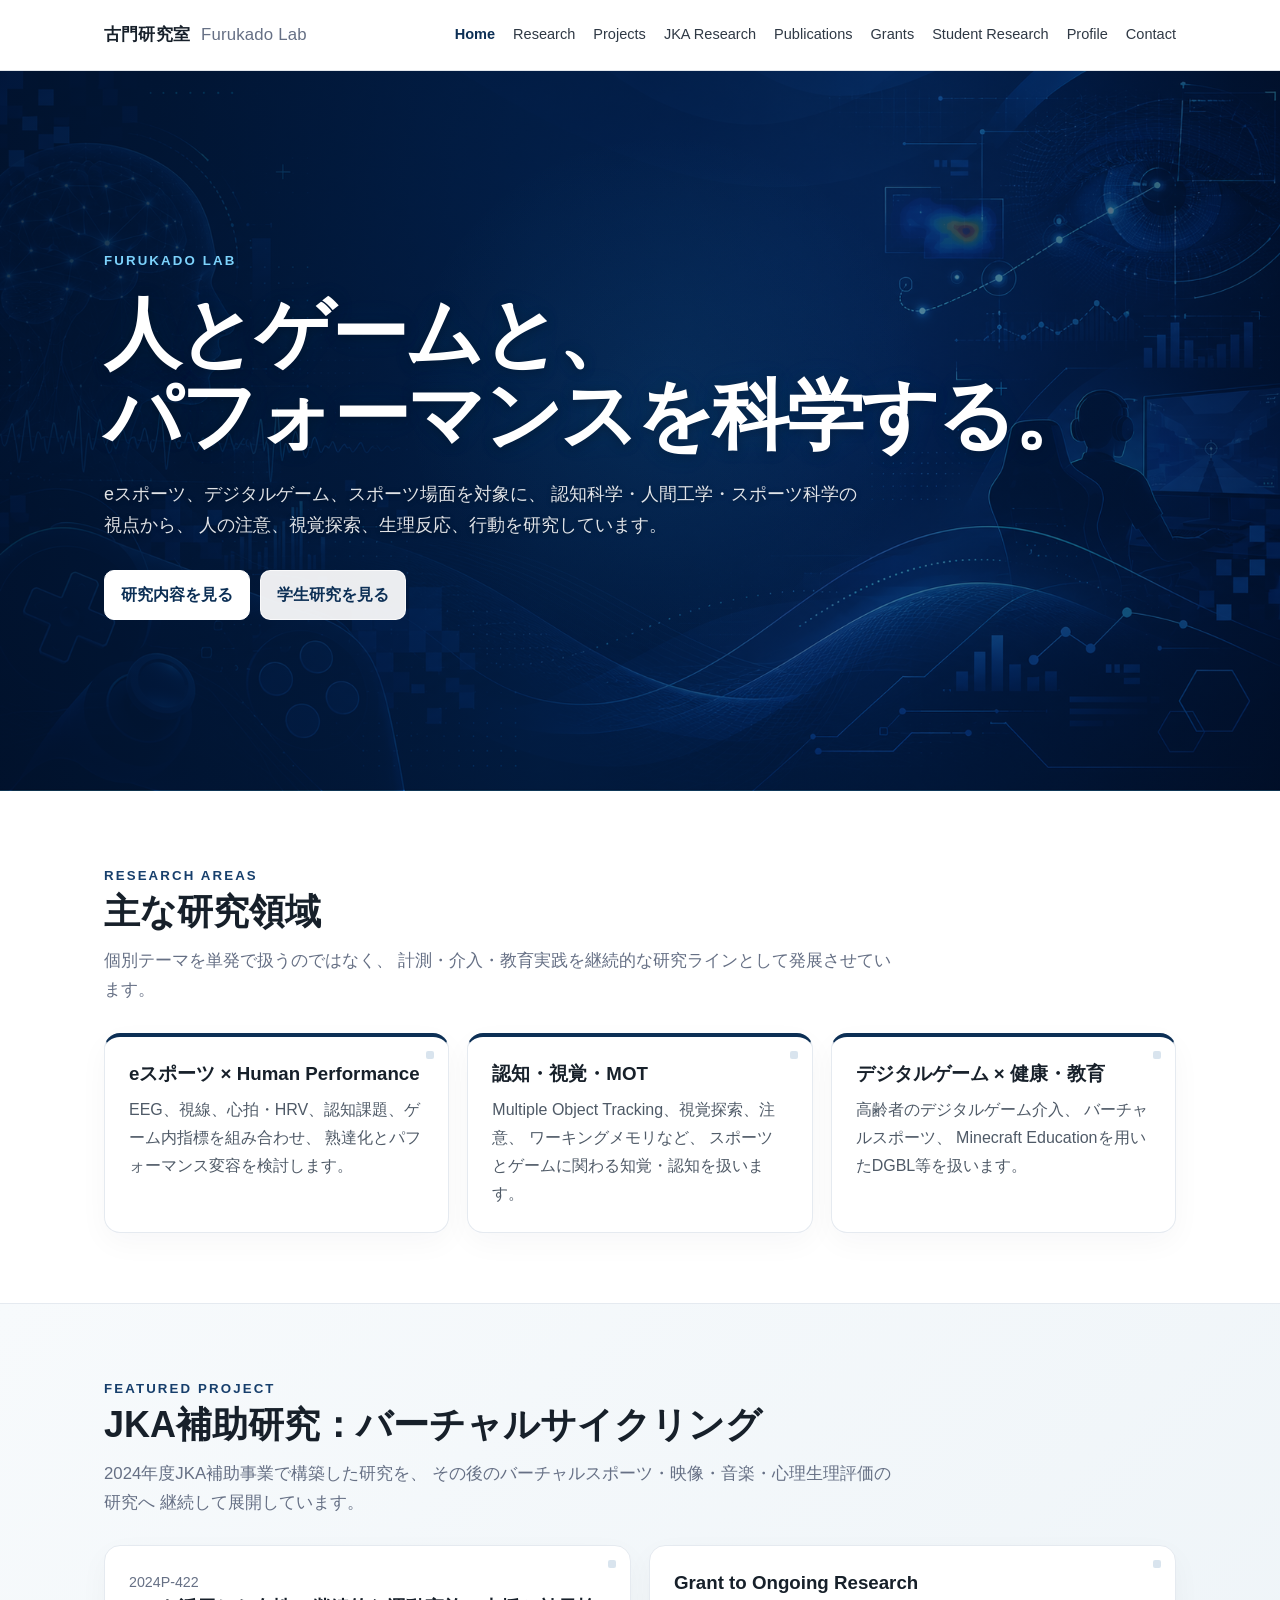
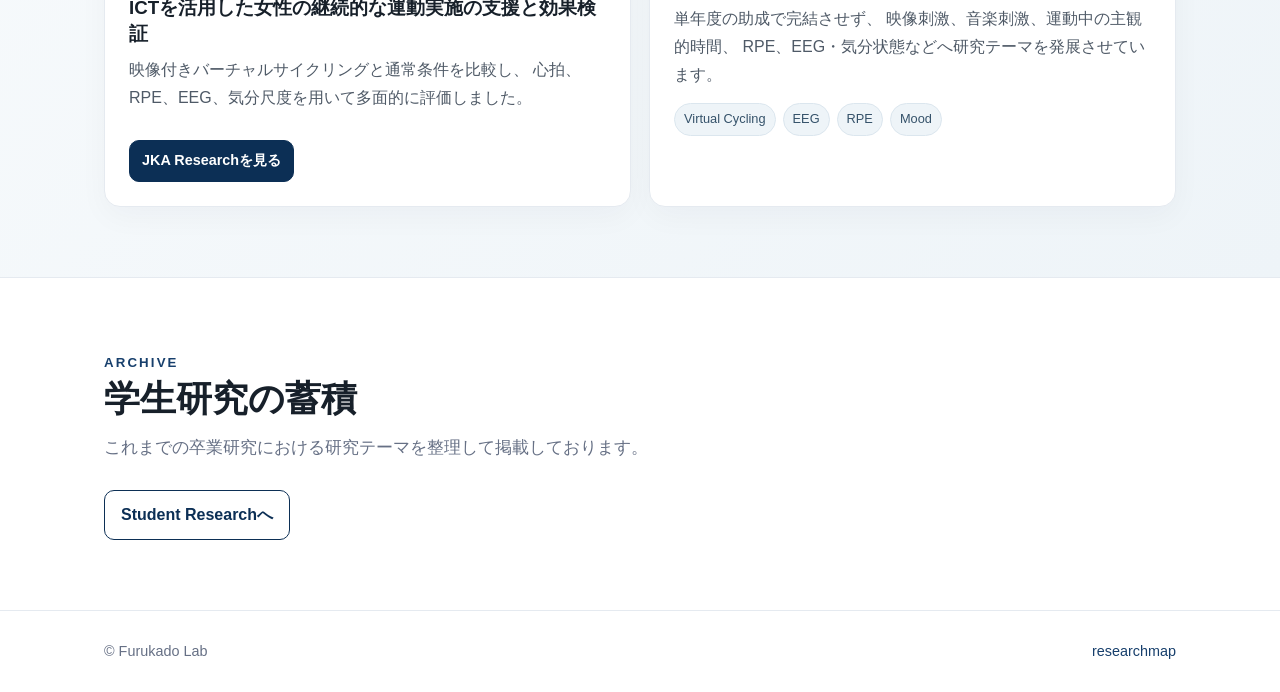
<file: index.html>
<!doctype html>
<html lang="ja">
<head>
<meta charset="utf-8">
<meta name="viewport" content="width=device-width,initial-scale=1">

<title>Home | 古門研究室</title>

<meta name="description" content="eスポーツ、認知科学、人間工学、デジタルゲーム、スポーツ科学を扱う古門研究室の研究紹介サイト。">

<meta property="og:title" content="Home | 古門研究室">
<meta property="og:description" content="eスポーツ、認知科学、人間工学、デジタルゲーム、スポーツ科学を扱う古門研究室の研究紹介サイト。">
<meta property="og:type" content="website">

<link rel="stylesheet" href="assets/css/site.css">
</head>


<body>

<header class="site-header">

  <div class="container navbar">

    <a class="brand" href="index.html">
      古門研究室
      <span>Furukado Lab</span>
    </a>

    <button
      class="menu-btn"
      aria-label="メニュー">
      ☰
    </button>

    <nav class="nav-links">

      <a class="active" href="index.html">
        Home
      </a>

      <a href="research.html">
        Research
      </a>

      <a href="projects.html">
        Projects
      </a>

      <a href="jka.html">
        JKA Research
      </a>

      <a href="publications.html">
        Publications
      </a>

      <a href="grants.html">
        Grants
      </a>

      <a href="student-research.html">
        Student Research
      </a>

      <a href="profile.html">
        Profile
      </a>

      <a href="contact.html">
        Contact
      </a>

    </nav>

  </div>

</header>


<main>


<!-- =========================
     HERO
========================= -->

<section class="hero">

  <div class="container">

    <span class="eyebrow">
      Furukado Lab
    </span>

    <h1>
      人とゲームと、<br>
      パフォーマンスを科学する。
    </h1>

    <p class="hero-copy">
      eスポーツ、デジタルゲーム、スポーツ場面を対象に、
      認知科学・人間工学・スポーツ科学の視点から、
      人の注意、視覚探索、生理反応、行動を研究しています。
    </p>

    <div class="hero-actions">

      <a
        class="btn primary"
        href="research.html">
        研究内容を見る
      </a>

      <a
        class="btn"
        href="student-research.html">
        学生研究を見る
      </a>

    </div>

  </div>

</section>



<!-- =========================
     RESEARCH AREAS
========================= -->

<section>

  <div class="container">

    <span class="eyebrow">
      Research Areas
    </span>

    <h2>
      主な研究領域
    </h2>

    <p class="lead">
      個別テーマを単発で扱うのではなく、
      計測・介入・教育実践を継続的な研究ラインとして発展させています。
    </p>


    <div class="grid">


      <article class="card feature">

        <h3>
          eスポーツ × Human Performance
        </h3>

        <p>
          EEG、視線、心拍・HRV、認知課題、ゲーム内指標を組み合わせ、
          熟達化とパフォーマンス変容を検討します。
        </p>

      </article>


      <article class="card feature">

        <h3>
          認知・視覚・MOT
        </h3>

        <p>
          Multiple Object Tracking、視覚探索、注意、
          ワーキングメモリなど、
          スポーツとゲームに関わる知覚・認知を扱います。
        </p>

      </article>


      <article class="card feature">

        <h3>
          デジタルゲーム × 健康・教育
        </h3>

        <p>
          高齢者のデジタルゲーム介入、
          バーチャルスポーツ、
          Minecraft Educationを用いたDGBL等を扱います。
        </p>

      </article>


    </div>

  </div>

</section>



<!-- =========================
     FEATURED PROJECT
========================= -->

<section class="section-soft">

  <div class="container">

    <span class="eyebrow">
      Featured Project
    </span>

    <h2>
      JKA補助研究：バーチャルサイクリング
    </h2>

    <p class="lead">
      2024年度JKA補助事業で構築した研究を、
      その後のバーチャルスポーツ・映像・音楽・心理生理評価の研究へ
      継続して展開しています。
    </p>


    <div class="grid two">


      <article class="card">

        <div class="meta">
          2024P-422
        </div>

        <h3>
          ICTを活用した女性の継続的な運動実施の支援と効果検証
        </h3>

        <p>
          映像付きバーチャルサイクリングと通常条件を比較し、
          心拍、RPE、EEG、気分尺度を用いて多面的に評価しました。
        </p>

        <div class="actions">

          <a
            class="btn small primary"
            href="jka.html">
            JKA Researchを見る
          </a>

        </div>

      </article>



      <article class="card">

        <h3>
          Grant to Ongoing Research
        </h3>

        <p>
          単年度の助成で完結させず、
          映像刺激、音楽刺激、運動中の主観的時間、
          RPE、EEG・気分状態などへ研究テーマを発展させています。
        </p>

        <div class="tags">

          <span class="tag">
            Virtual Cycling
          </span>

          <span class="tag">
            EEG
          </span>

          <span class="tag">
            RPE
          </span>

          <span class="tag">
            Mood
          </span>

        </div>

      </article>


    </div>

  </div>

</section>



<!-- =========================
     STUDENT RESEARCH ARCHIVE
========================= -->

<section>

  <div class="container">

    <span class="eyebrow">
      Archive
    </span>

    <h2>
      学生研究の蓄積
    </h2>

    <p class="lead">
      これまでの卒業研究における研究テーマを整理して掲載しております。
    </p>

    <div class="actions">

      <a
        class="btn"
        href="student-research.html">
        Student Researchへ
      </a>

    </div>

  </div>

</section>


</main>



<!-- =========================
     FOOTER
========================= -->

<footer class="site-footer">

  <div class="container footer-row">

    <div>
      © Furukado Lab
    </div>

    <div>

      <a
        href="https://researchmap.jp/80882191"
        target="_blank"
        rel="noopener">
        researchmap
      </a>

    </div>

  </div>

</footer>


<script src="assets/js/site.js"></script>

</body>
</html>
</file>
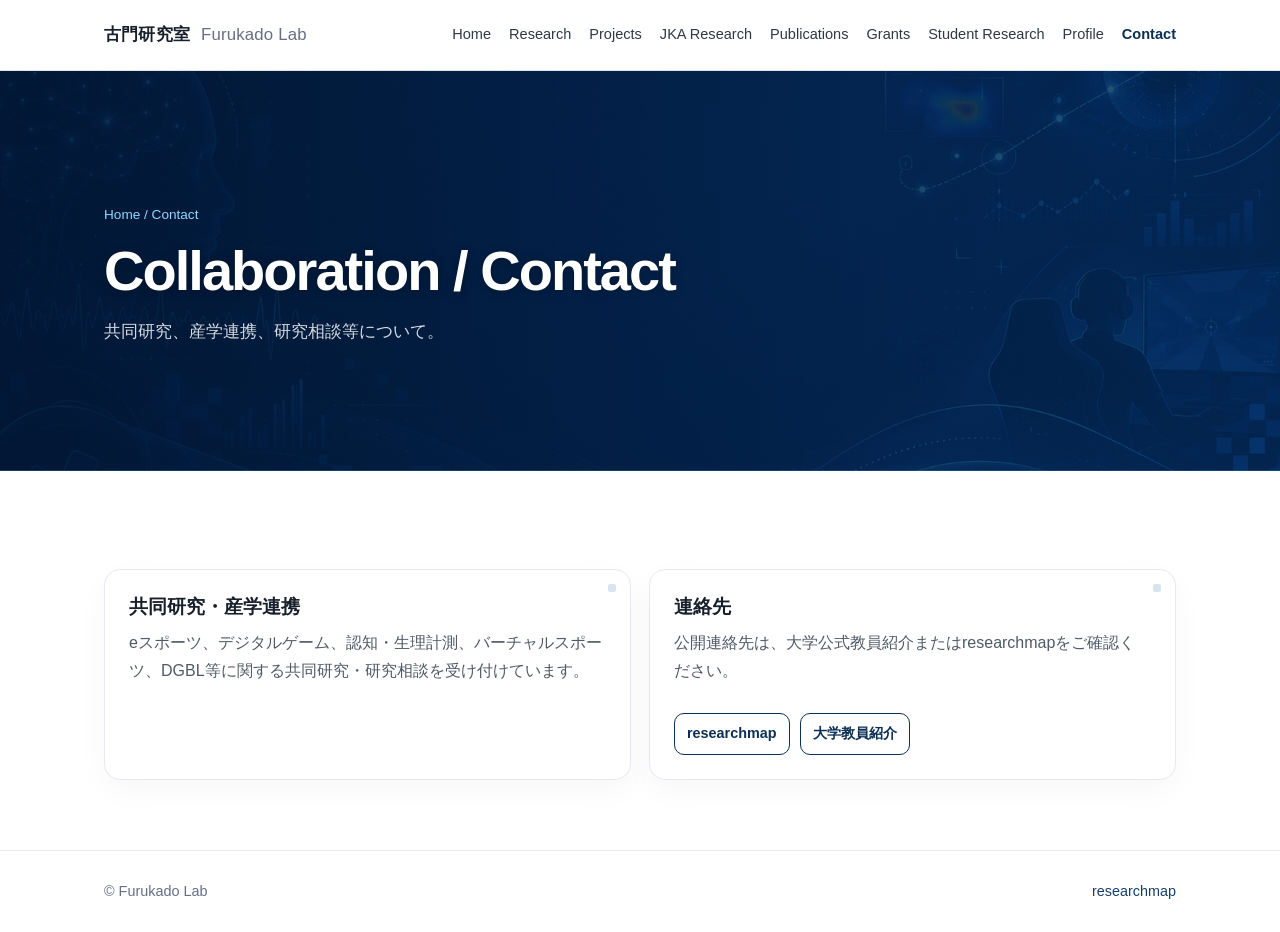
<file: contact.html>
<!doctype html>
<html lang="ja">
<head>
<meta charset="utf-8">
<meta name="viewport" content="width=device-width,initial-scale=1">
<title>Contact | 古門研究室</title>
<meta name="description" content="古門研究室への共同研究・研究相談等の連絡先案内。">
<meta property="og:title" content="Contact | 古門研究室">
<meta property="og:description" content="古門研究室への共同研究・研究相談等の連絡先案内。">
<meta property="og:type" content="website">
<link rel="stylesheet" href="assets/css/site.css">
</head>
<body>
<header class="site-header">
  <div class="container navbar">
    <a class="brand" href="index.html">古門研究室 <span>Furukado Lab</span></a>
    <button class="menu-btn" aria-label="メニュー">☰</button>
    <nav class="nav-links"><a class="" href="index.html">Home</a><a class="" href="research.html">Research</a><a class="" href="projects.html">Projects</a><a class="" href="jka.html">JKA Research</a><a class="" href="publications.html">Publications</a><a class="" href="grants.html">Grants</a><a class="" href="student-research.html">Student Research</a><a class="" href="profile.html">Profile</a><a class="active" href="contact.html">Contact</a></nav>
  </div>
</header>

<main>
<section class="page-head"><div class="container"><div class="breadcrumb">Home / Contact</div><h1>Collaboration / Contact</h1><p class="lead">共同研究、産学連携、研究相談等について。</p></div></section>
<section><div class="container">
<div class="grid two">
  <article class="card"><h3>共同研究・産学連携</h3><p>eスポーツ、デジタルゲーム、認知・生理計測、バーチャルスポーツ、DGBL等に関する共同研究・研究相談を受け付けています。</p></article>
  <article class="card"><h3>連絡先</h3><p>公開連絡先は、大学公式教員紹介またはresearchmapをご確認ください。</p><div class="actions"><a class="btn small" href="https://researchmap.jp/80882191" target="_blank" rel="noopener">researchmap</a><a class="btn small" href="https://ras2.kyusan-u.ac.jp/kyshp/KgApp/k03/resid/S001958" target="_blank" rel="noopener">大学教員紹介</a></div></article>
</div>
</div></section>
</main>
<footer class="site-footer"><div class="container footer-row">
  <div>© Furukado Lab</div>
  <div><a href="https://researchmap.jp/80882191" target="_blank" rel="noopener">researchmap</a></div>
</div></footer>
<script src="assets/js/site.js"></script>
</body></html>
</file>
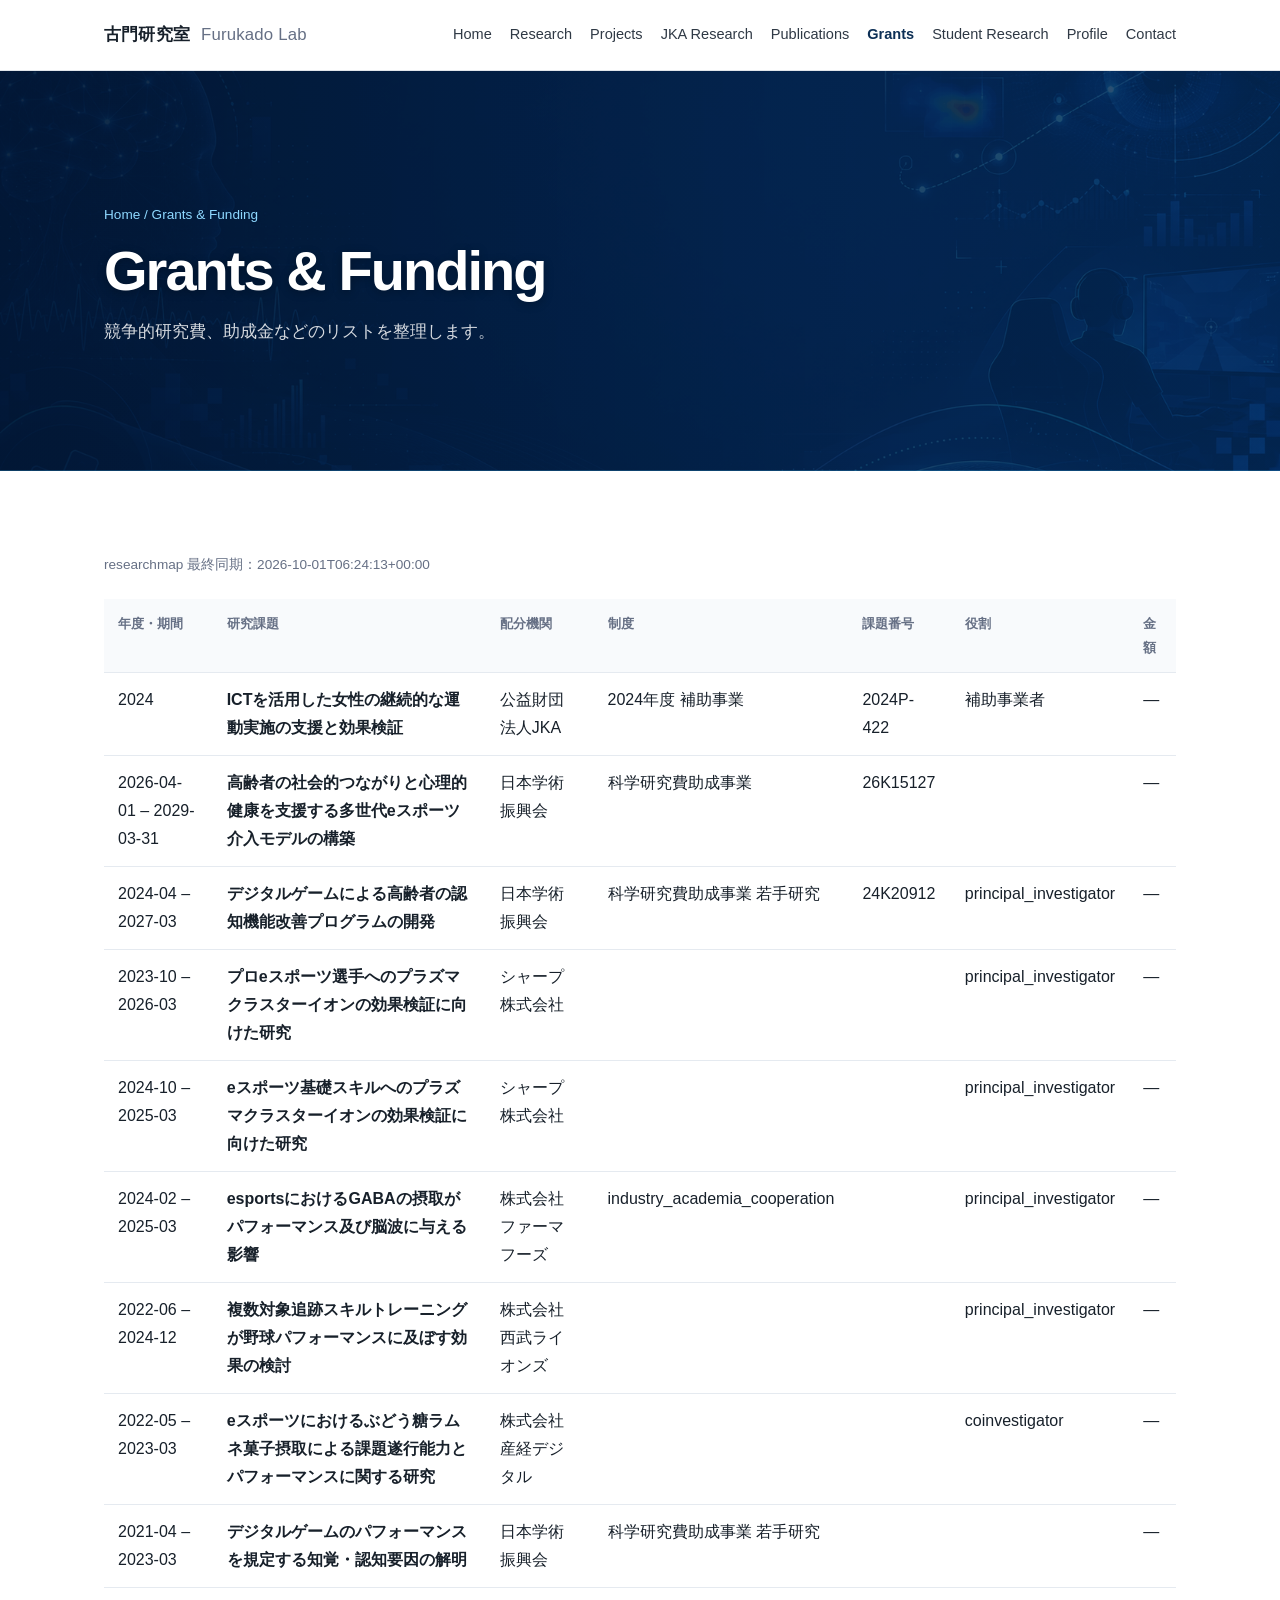
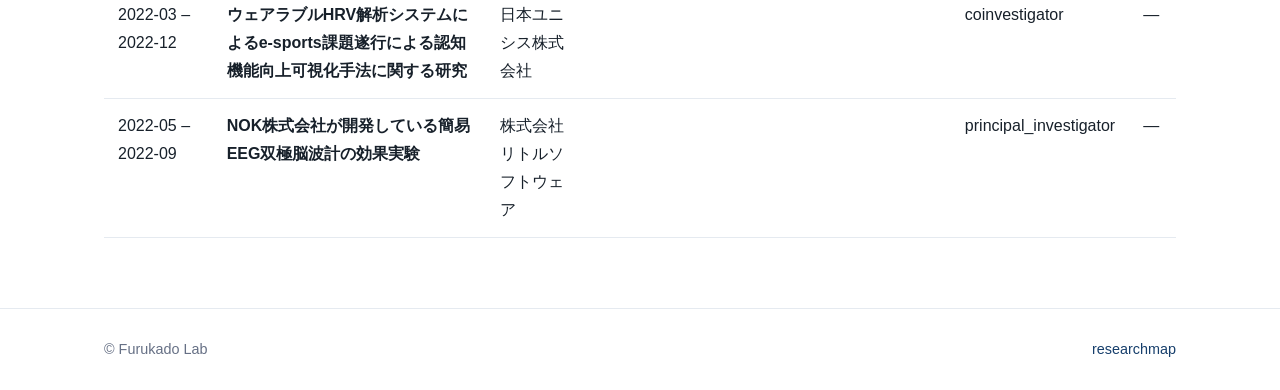
<file: grants.html>
<!doctype html>
<html lang="ja">
<head>
<meta charset="utf-8">
<meta name="viewport" content="width=device-width,initial-scale=1">
<title>Grants &amp; Funding | 古門研究室</title>
<meta name="description" content="古門研究室の競争的研究費・助成金・研究課題。">
<meta property="og:title" content="Grants &amp; Funding | 古門研究室">
<meta property="og:description" content="古門研究室の競争的研究費・助成金・研究課題。">
<meta property="og:type" content="website">
<link rel="stylesheet" href="assets/css/site.css">
</head>
<body>
<header class="site-header">
  <div class="container navbar">
    <a class="brand" href="index.html">古門研究室 <span>Furukado Lab</span></a>
    <button class="menu-btn" aria-label="メニュー">☰</button>
    <nav class="nav-links"><a class="" href="index.html">Home</a><a class="" href="research.html">Research</a><a class="" href="projects.html">Projects</a><a class="" href="jka.html">JKA Research</a><a class="" href="publications.html">Publications</a><a class="active" href="grants.html">Grants</a><a class="" href="student-research.html">Student Research</a><a class="" href="profile.html">Profile</a><a class="" href="contact.html">Contact</a></nav>
  </div>
</header>

<main>
<section class="page-head"><div class="container"><div class="breadcrumb">Home / Grants & Funding</div><h1>Grants & Funding</h1><p class="lead">競争的研究費、助成金などのリストを整理します。</p></div></section>
<section><div class="container">

<div id="grant-status" class="status"></div>
<div class="table-wrap">
<table>
<thead><tr><th>年度・期間</th><th>研究課題</th><th>配分機関</th><th>制度</th><th>課題番号</th><th>役割</th><th>金額</th></tr></thead>
<tbody id="grant-table-body"></tbody>
</table>
</div>
</div></section>
</main>
<script src="assets/js/grants.js"></script>
<footer class="site-footer"><div class="container footer-row">
  <div>© Furukado Lab</div>
  <div><a href="https://researchmap.jp/80882191" target="_blank" rel="noopener">researchmap</a></div>
</div></footer>
<script src="assets/js/site.js"></script>
</body></html>
</file>
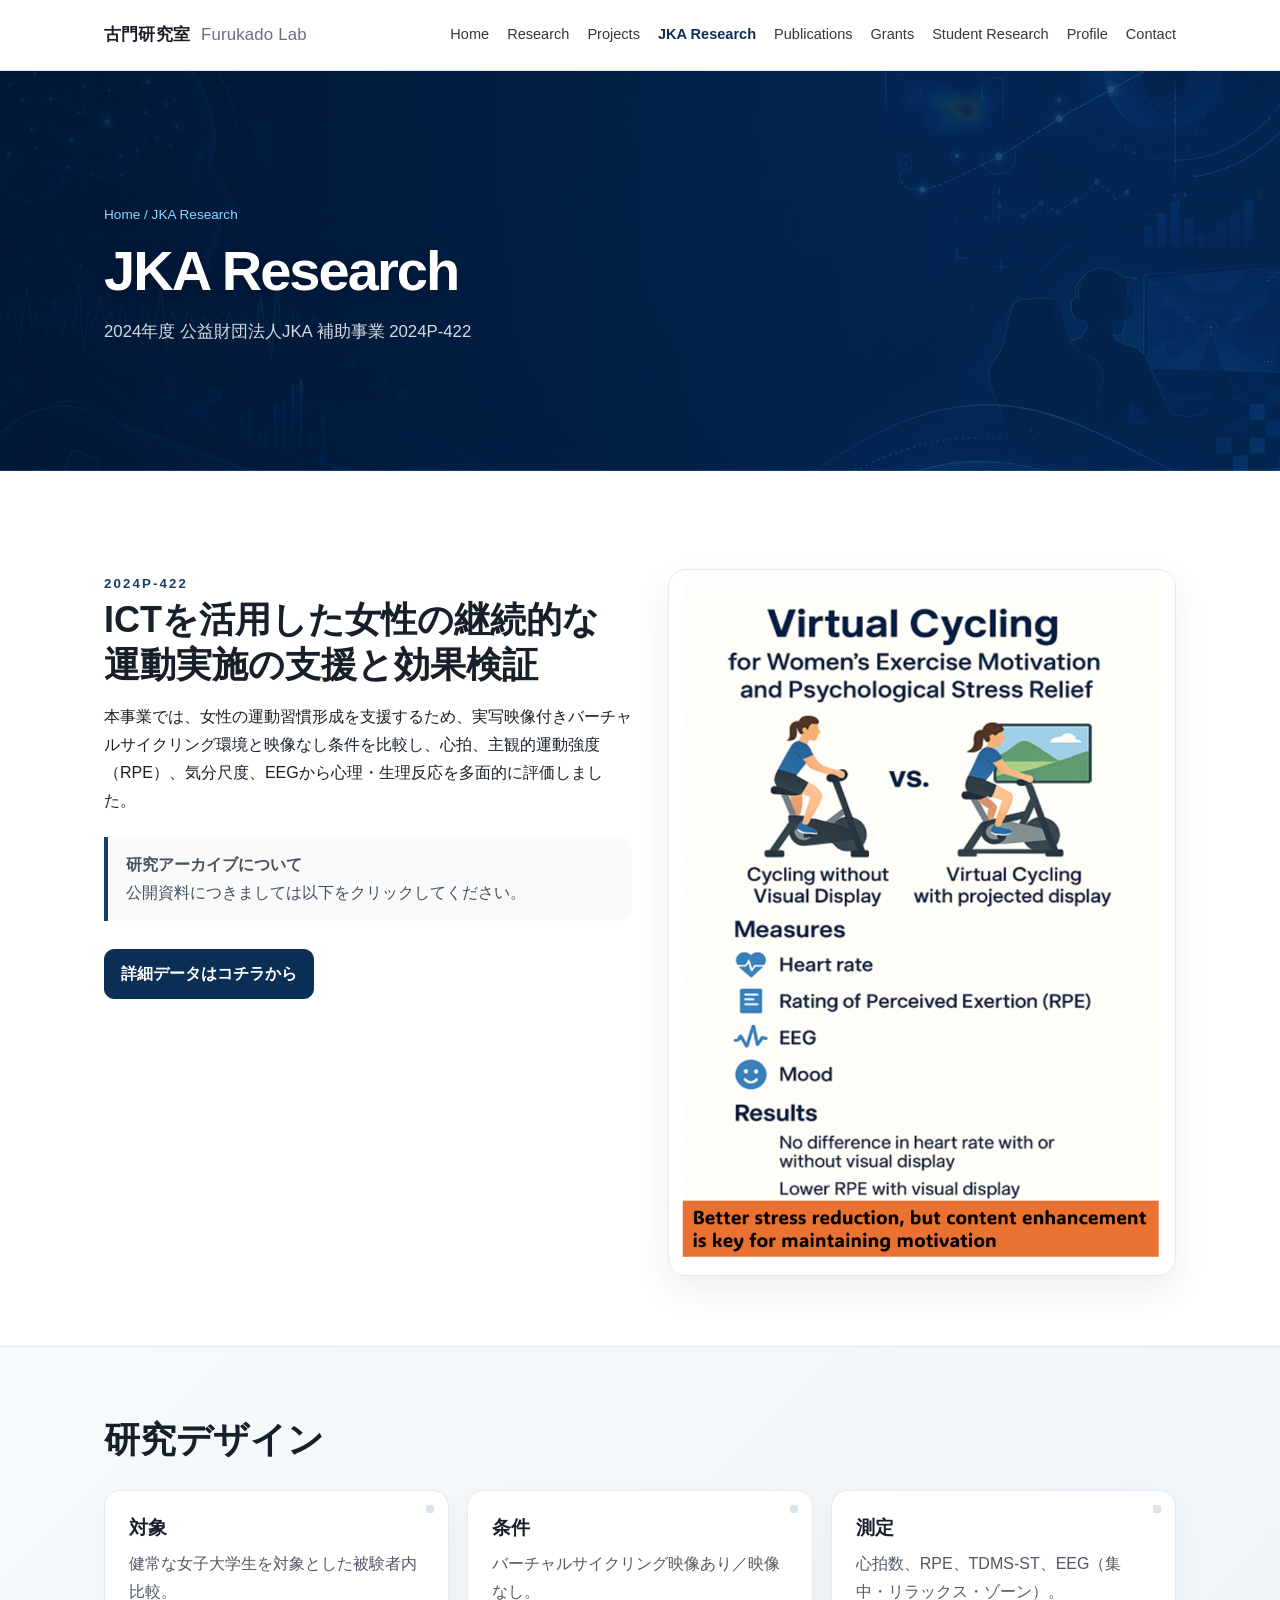
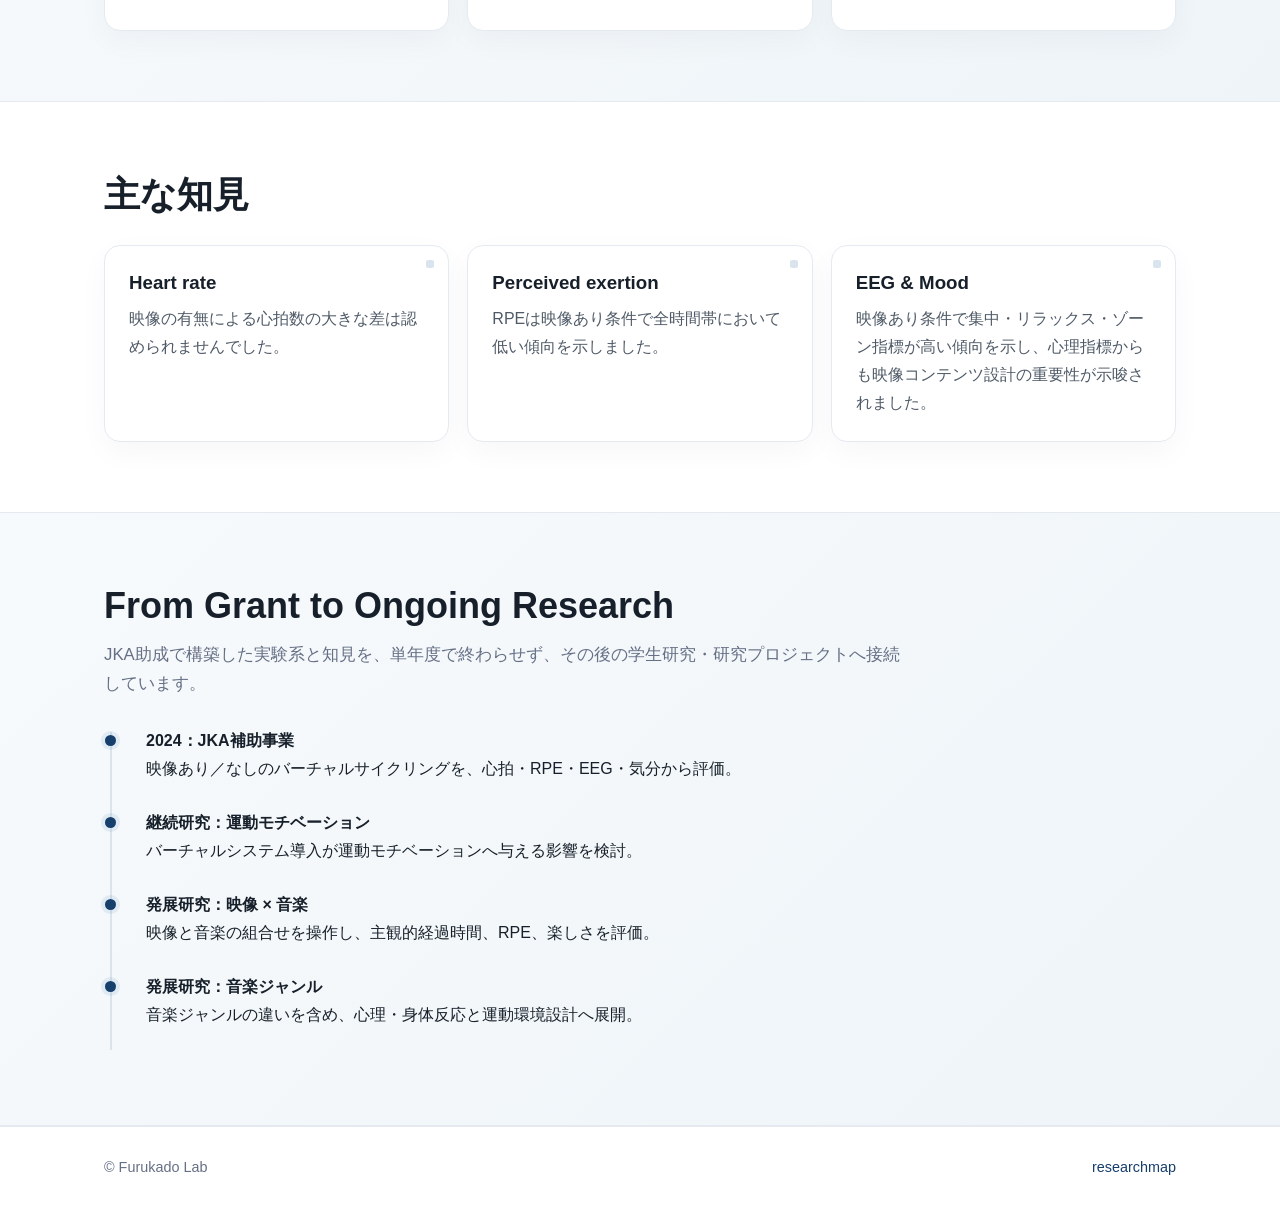
<file: jka.html>
<!doctype html>
<html lang="ja">
<head>
<meta charset="utf-8">
<meta name="viewport" content="width=device-width,initial-scale=1">
<title>JKA Research | 古門研究室</title>
<meta name="description" content="2024年度JKA補助事業「ICTを活用した女性の継続的な運動実施の支援と効果検証」の研究成果と継続展開。">
<meta property="og:title" content="JKA Research | 古門研究室">
<meta property="og:description" content="2024年度JKA補助事業「ICTを活用した女性の継続的な運動実施の支援と効果検証」の研究成果と継続展開。">
<meta property="og:type" content="website">
<link rel="stylesheet" href="assets/css/site.css">
</head>
<body>
<header class="site-header">
  <div class="container navbar">
    <a class="brand" href="index.html">古門研究室 <span>Furukado Lab</span></a>
    <button class="menu-btn" aria-label="メニュー">☰</button>
    <nav class="nav-links"><a class="" href="index.html">Home</a><a class="" href="research.html">Research</a><a class="" href="projects.html">Projects</a><a class="active" href="jka.html">JKA Research</a><a class="" href="publications.html">Publications</a><a class="" href="grants.html">Grants</a><a class="" href="student-research.html">Student Research</a><a class="" href="profile.html">Profile</a><a class="" href="contact.html">Contact</a></nav>
  </div>
</header>

<main>
<section class="page-head"><div class="container"><div class="breadcrumb">Home / JKA Research</div><h1>JKA Research</h1><p class="lead">2024年度 公益財団法人JKA 補助事業 2024P-422</p></div></section>

<section><div class="container">
<div class="jka-hero">
  <div>
    <span class="eyebrow">2024P-422</span>
    <h2>ICTを活用した女性の継続的な運動実施の支援と効果検証</h2>
    <p>本事業では、女性の運動習慣形成を支援するため、実写映像付きバーチャルサイクリング環境と映像なし条件を比較し、心拍、主観的運動強度（RPE）、気分尺度、EEGから心理・生理反応を多面的に評価しました。</p>
    <div class="note"><strong>研究アーカイブについて</strong><br>公開資料につきましては以下をクリックしてください。</div>
<div class="actions">
  <a class="btn primary" href="assets/jka/jka-2024-public-manuscript.pdf">詳細データはコチラから</a>
</div>
  </div>
  <div class="jka-figure"><img src="assets/jka/jka-2024-graphical-abstract.png" alt="Virtual Cycling for Women's Exercise Motivation and Psychological Stress Relief のグラフィカルアブストラクト"></div>
</div>
</div></section>

<section class="section-soft"><div class="container">
<h2>研究デザイン</h2>
<div class="grid">
  <article class="card"><h3>対象</h3><p>健常な女子大学生を対象とした被験者内比較。</p></article>
  <article class="card"><h3>条件</h3><p>バーチャルサイクリング映像あり／映像なし。</p></article>
  <article class="card"><h3>測定</h3><p>心拍数、RPE、TDMS-ST、EEG（集中・リラックス・ゾーン）。</p></article>
</div>
</div></section>

<section><div class="container">
<h2>主な知見</h2>
<div class="grid">
  <article class="card"><h3>Heart rate</h3><p>映像の有無による心拍数の大きな差は認められませんでした。</p></article>
  <article class="card"><h3>Perceived exertion</h3><p>RPEは映像あり条件で全時間帯において低い傾向を示しました。</p></article>
  <article class="card"><h3>EEG & Mood</h3><p>映像あり条件で集中・リラックス・ゾーン指標が高い傾向を示し、心理指標からも映像コンテンツ設計の重要性が示唆されました。</p></article>
</div>
</div></section>

<section class="section-soft"><div class="container">
<h2>From Grant to Ongoing Research</h2>
<p class="lead">JKA助成で構築した実験系と知見を、単年度で終わらせず、その後の学生研究・研究プロジェクトへ接続しています。</p>
<div class="timeline">
  <div class="timeline-item"><b>2024：JKA補助事業</b><span>映像あり／なしのバーチャルサイクリングを、心拍・RPE・EEG・気分から評価。</span></div>
  <div class="timeline-item"><b>継続研究：運動モチベーション</b><span>バーチャルシステム導入が運動モチベーションへ与える影響を検討。</span></div>
  <div class="timeline-item"><b>発展研究：映像 × 音楽</b><span>映像と音楽の組合せを操作し、主観的経過時間、RPE、楽しさを評価。</span></div>
  <div class="timeline-item"><b>発展研究：音楽ジャンル</b><span>音楽ジャンルの違いを含め、心理・身体反応と運動環境設計へ展開。</span></div>
</div>
</div></section>
</main>
<footer class="site-footer"><div class="container footer-row">
  <div>© Furukado Lab</div>
  <div><a href="https://researchmap.jp/80882191" target="_blank" rel="noopener">researchmap</a></div>
</div></footer>
<script src="assets/js/site.js"></script>
</body></html>
</file>
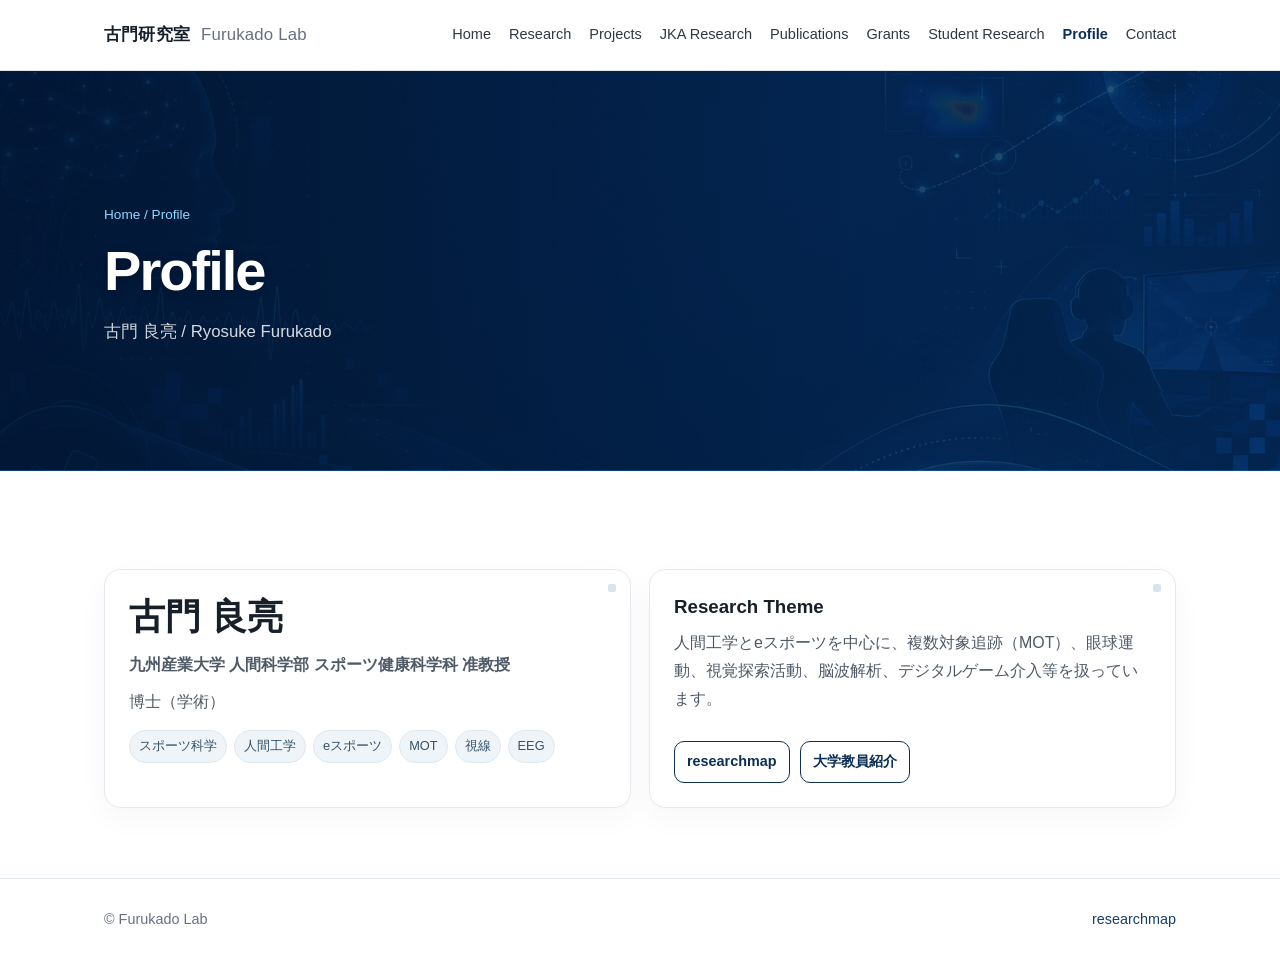
<file: profile.html>
<!doctype html>
<html lang="ja">
<head>
<meta charset="utf-8">
<meta name="viewport" content="width=device-width,initial-scale=1">
<title>Profile | 古門研究室</title>
<meta name="description" content="古門良亮のプロフィールと研究分野。">
<meta property="og:title" content="Profile | 古門研究室">
<meta property="og:description" content="古門良亮のプロフィールと研究分野。">
<meta property="og:type" content="website">
<link rel="stylesheet" href="assets/css/site.css">
</head>
<body>
<header class="site-header">
  <div class="container navbar">
    <a class="brand" href="index.html">古門研究室 <span>Furukado Lab</span></a>
    <button class="menu-btn" aria-label="メニュー">☰</button>
    <nav class="nav-links"><a class="" href="index.html">Home</a><a class="" href="research.html">Research</a><a class="" href="projects.html">Projects</a><a class="" href="jka.html">JKA Research</a><a class="" href="publications.html">Publications</a><a class="" href="grants.html">Grants</a><a class="" href="student-research.html">Student Research</a><a class="active" href="profile.html">Profile</a><a class="" href="contact.html">Contact</a></nav>
  </div>
</header>

<main>
<section class="page-head"><div class="container"><div class="breadcrumb">Home / Profile</div><h1>Profile</h1><p class="lead">古門 良亮 / Ryosuke Furukado</p></div></section>
<section><div class="container">
<div class="grid two">
  <article class="card">
    <h2>古門 良亮</h2>
    <p><strong>九州産業大学 人間科学部 スポーツ健康科学科 准教授</strong></p>
    <p>博士（学術）</p>
    <div class="tags"><span class="tag">スポーツ科学</span><span class="tag">人間工学</span><span class="tag">eスポーツ</span><span class="tag">MOT</span><span class="tag">視線</span><span class="tag">EEG</span></div>
  </article>
  <article class="card">
    <h3>Research Theme</h3>
    <p>人間工学とeスポーツを中心に、複数対象追跡（MOT）、眼球運動、視覚探索活動、脳波解析、デジタルゲーム介入等を扱っています。</p>
    <div class="actions">
      <a class="btn small" href="https://researchmap.jp/80882191" target="_blank" rel="noopener">researchmap</a>
      <a class="btn small" href="https://ras2.kyusan-u.ac.jp/kyshp/KgApp/k03/resid/S001958" target="_blank" rel="noopener">大学教員紹介</a>
    </div>
  </article>
</div>
</div></section>
</main>
<footer class="site-footer"><div class="container footer-row">
  <div>© Furukado Lab</div>
  <div><a href="https://researchmap.jp/80882191" target="_blank" rel="noopener">researchmap</a></div>
</div></footer>
<script src="assets/js/site.js"></script>
</body></html>
</file>
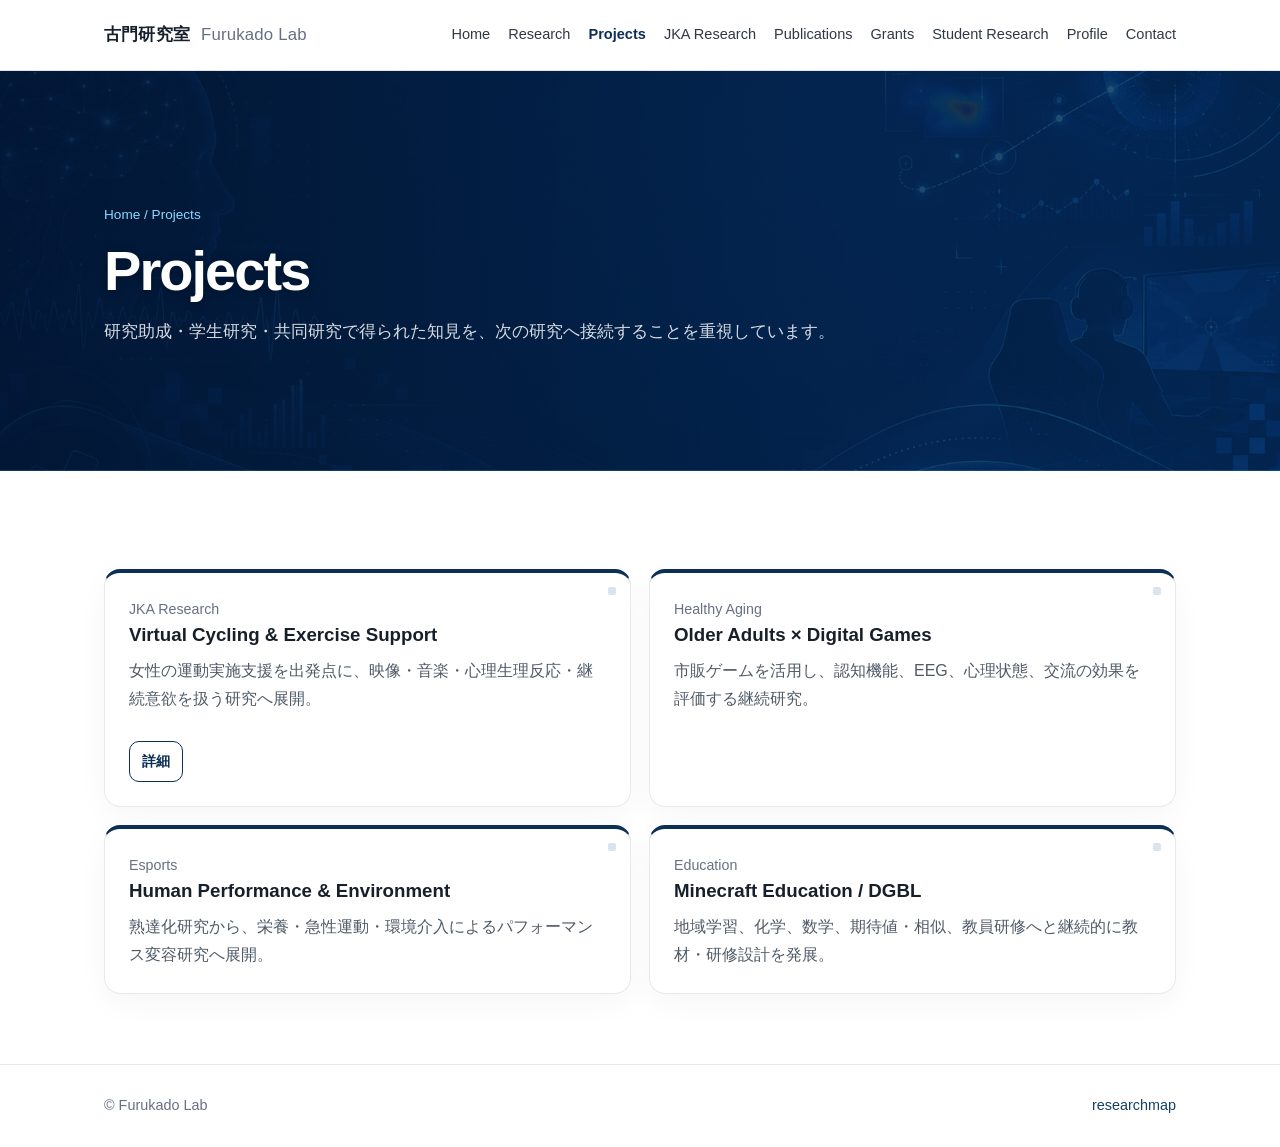
<file: projects.html>
<!doctype html>
<html lang="ja">
<head>
<meta charset="utf-8">
<meta name="viewport" content="width=device-width,initial-scale=1">
<title>Projects | 古門研究室</title>
<meta name="description" content="古門研究室の継続研究プロジェクト。">
<meta property="og:title" content="Projects | 古門研究室">
<meta property="og:description" content="古門研究室の継続研究プロジェクト。">
<meta property="og:type" content="website">
<link rel="stylesheet" href="assets/css/site.css">
</head>
<body>
<header class="site-header">
  <div class="container navbar">
    <a class="brand" href="index.html">古門研究室 <span>Furukado Lab</span></a>
    <button class="menu-btn" aria-label="メニュー">☰</button>
    <nav class="nav-links"><a class="" href="index.html">Home</a><a class="" href="research.html">Research</a><a class="active" href="projects.html">Projects</a><a class="" href="jka.html">JKA Research</a><a class="" href="publications.html">Publications</a><a class="" href="grants.html">Grants</a><a class="" href="student-research.html">Student Research</a><a class="" href="profile.html">Profile</a><a class="" href="contact.html">Contact</a></nav>
  </div>
</header>

<main>
<section class="page-head"><div class="container"><div class="breadcrumb">Home / Projects</div><h1>Projects</h1><p class="lead">研究助成・学生研究・共同研究で得られた知見を、次の研究へ接続することを重視しています。</p></div></section>
<section><div class="container">
<div class="grid two">
  <article class="card feature"><div class="meta">JKA Research</div><h3>Virtual Cycling & Exercise Support</h3><p>女性の運動実施支援を出発点に、映像・音楽・心理生理反応・継続意欲を扱う研究へ展開。</p><div class="actions"><a class="btn small" href="jka.html">詳細</a></div></article>
  <article class="card feature"><div class="meta">Healthy Aging</div><h3>Older Adults × Digital Games</h3><p>市販ゲームを活用し、認知機能、EEG、心理状態、交流の効果を評価する継続研究。</p></article>
  <article class="card feature"><div class="meta">Esports</div><h3>Human Performance & Environment</h3><p>熟達化研究から、栄養・急性運動・環境介入によるパフォーマンス変容研究へ展開。</p></article>
  <article class="card feature"><div class="meta">Education</div><h3>Minecraft Education / DGBL</h3><p>地域学習、化学、数学、期待値・相似、教員研修へと継続的に教材・研修設計を発展。</p></article>
</div>
</div></section>
</main>
<footer class="site-footer"><div class="container footer-row">
  <div>© Furukado Lab</div>
  <div><a href="https://researchmap.jp/80882191" target="_blank" rel="noopener">researchmap</a></div>
</div></footer>
<script src="assets/js/site.js"></script>
</body></html>
</file>
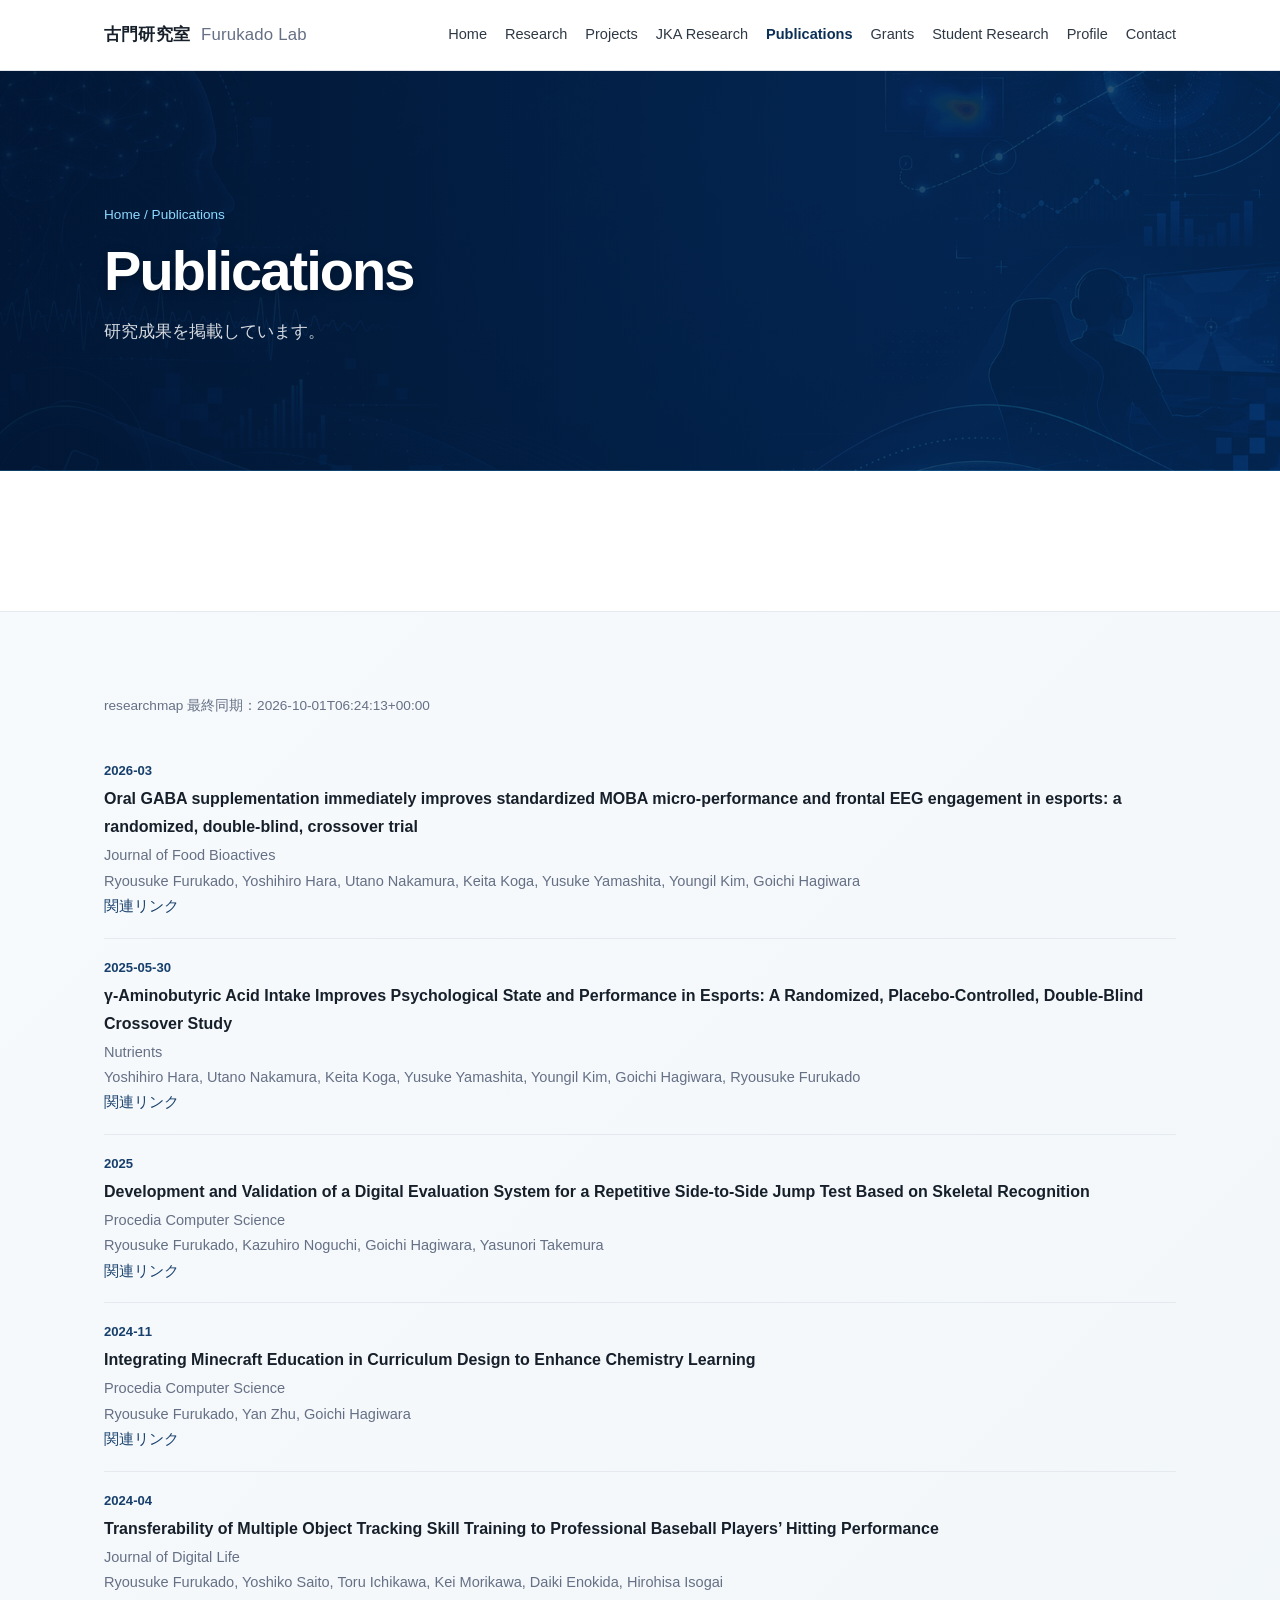
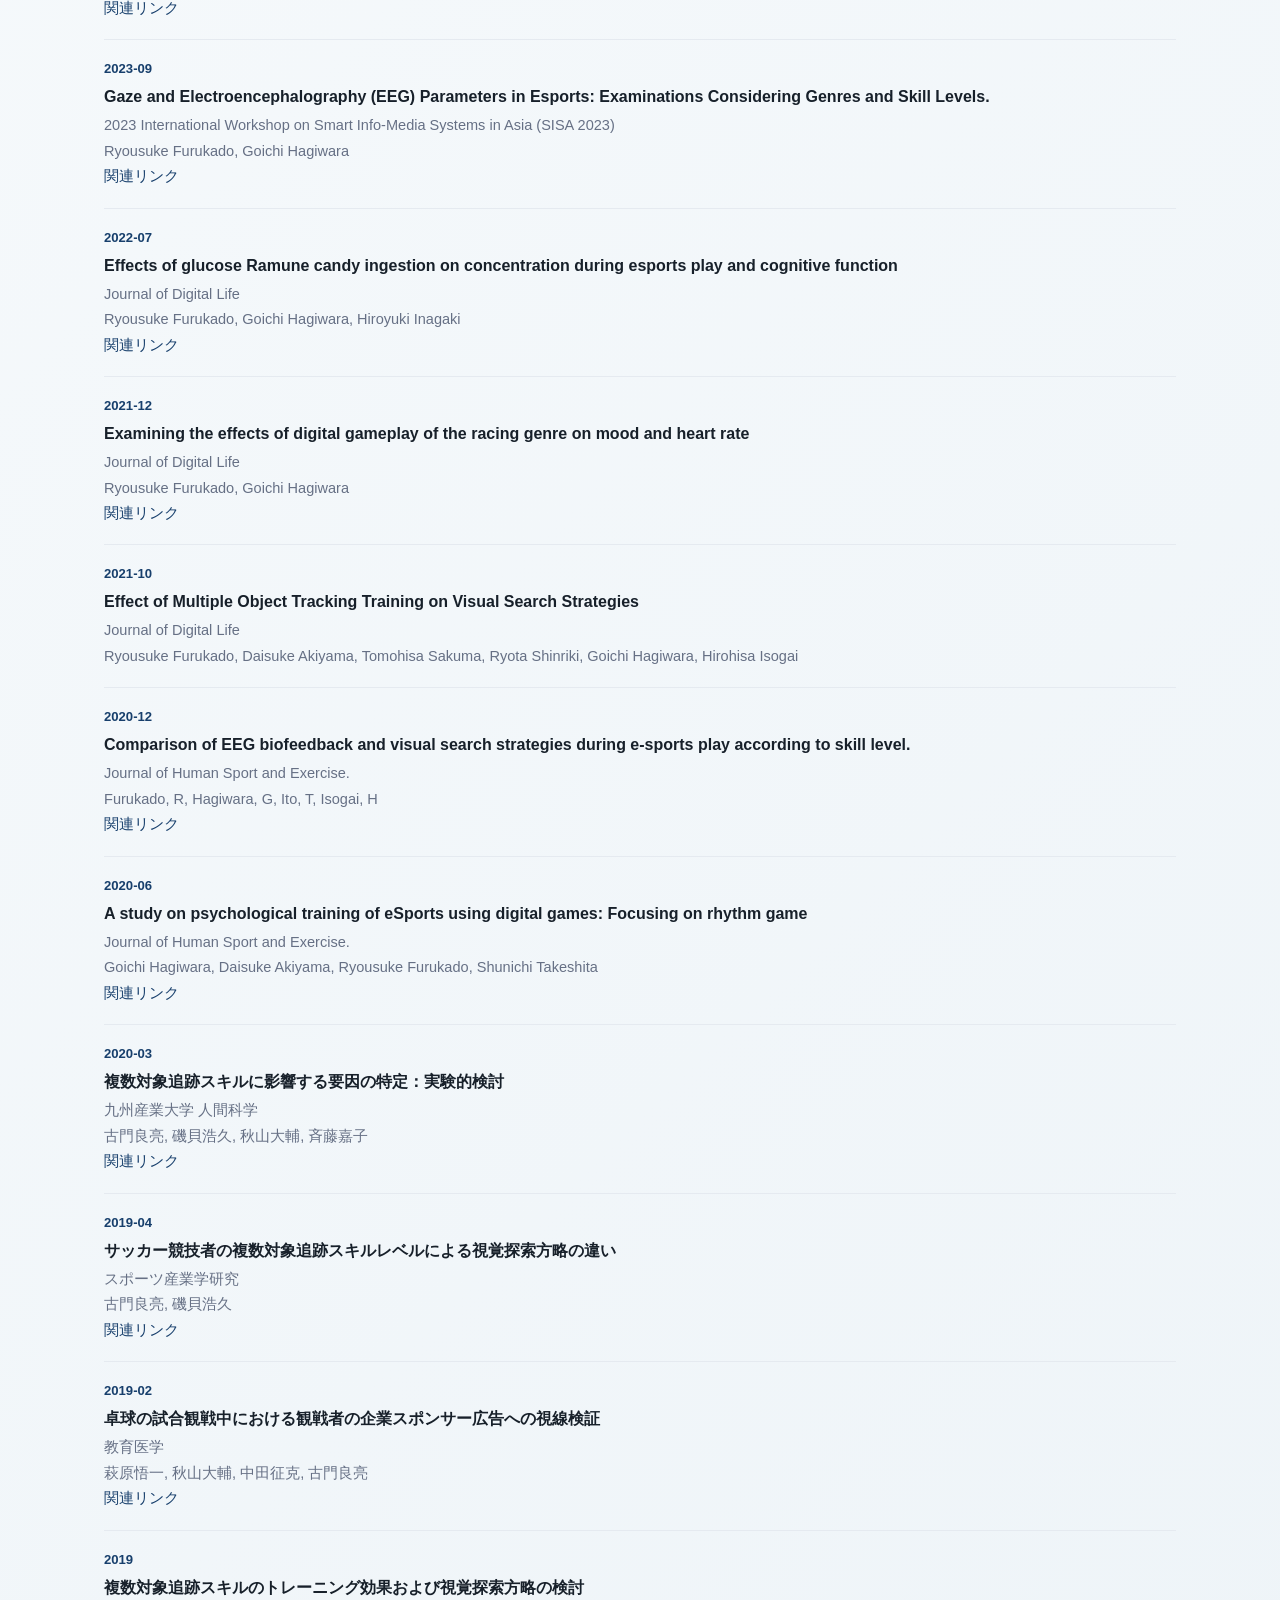
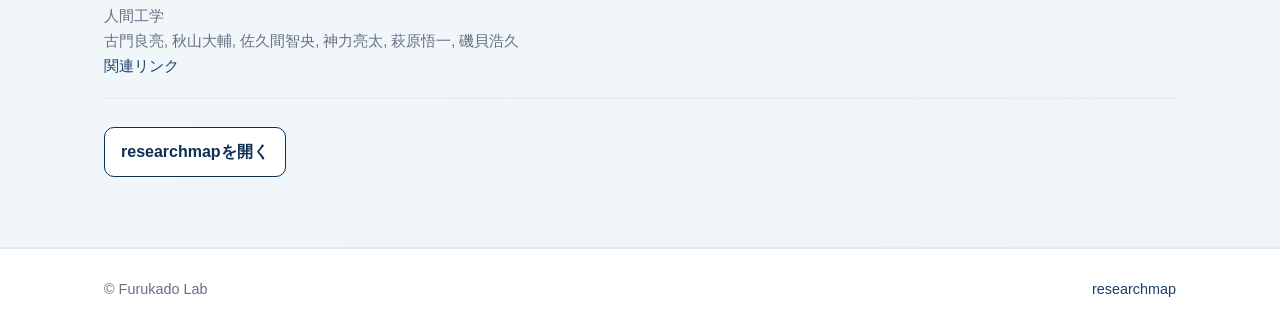
<file: publications.html>
<!doctype html>
<html lang="ja">
<head>
<meta charset="utf-8">
<meta name="viewport" content="width=device-width,initial-scale=1">
<title>Publications | 古門研究室</title>
<meta name="description" content="古門研究室の代表的研究成果とresearchmap自動連携。">
<meta property="og:title" content="Publications | 古門研究室">
<meta property="og:description" content="古門研究室の代表的研究成果とresearchmap自動連携。">
<meta property="og:type" content="website">
<link rel="stylesheet" href="assets/css/site.css">
</head>
<body>
<header class="site-header">
  <div class="container navbar">
    <a class="brand" href="index.html">古門研究室 <span>Furukado Lab</span></a>
    <button class="menu-btn" aria-label="メニュー">☰</button>
    <nav class="nav-links"><a class="" href="index.html">Home</a><a class="" href="research.html">Research</a><a class="" href="projects.html">Projects</a><a class="" href="jka.html">JKA Research</a><a class="active" href="publications.html">Publications</a><a class="" href="grants.html">Grants</a><a class="" href="student-research.html">Student Research</a><a class="" href="profile.html">Profile</a><a class="" href="contact.html">Contact</a></nav>
  </div>
</header>

<main>
<section class="page-head"><div class="container"><div class="breadcrumb">Home / Publications</div><h1>Publications</h1><p class="lead">研究成果を掲載しています。</p></div></section>
<section><div class="container">

</div></section>
<section class="section-soft"><div class="container">

<div id="researchmap-status" class="status"></div>
<div id="researchmap-pubs" class="pub-list"></div>
<div class="actions"><a class="btn" href="https://researchmap.jp/80882191" target="_blank" rel="noopener">researchmapを開く</a></div>
</div></section>
</main>
<script src="assets/js/publications.js"></script>
<footer class="site-footer"><div class="container footer-row">
  <div>© Furukado Lab</div>
  <div><a href="https://researchmap.jp/80882191" target="_blank" rel="noopener">researchmap</a></div>
</div></footer>
<script src="assets/js/site.js"></script>
</body></html>
</file>
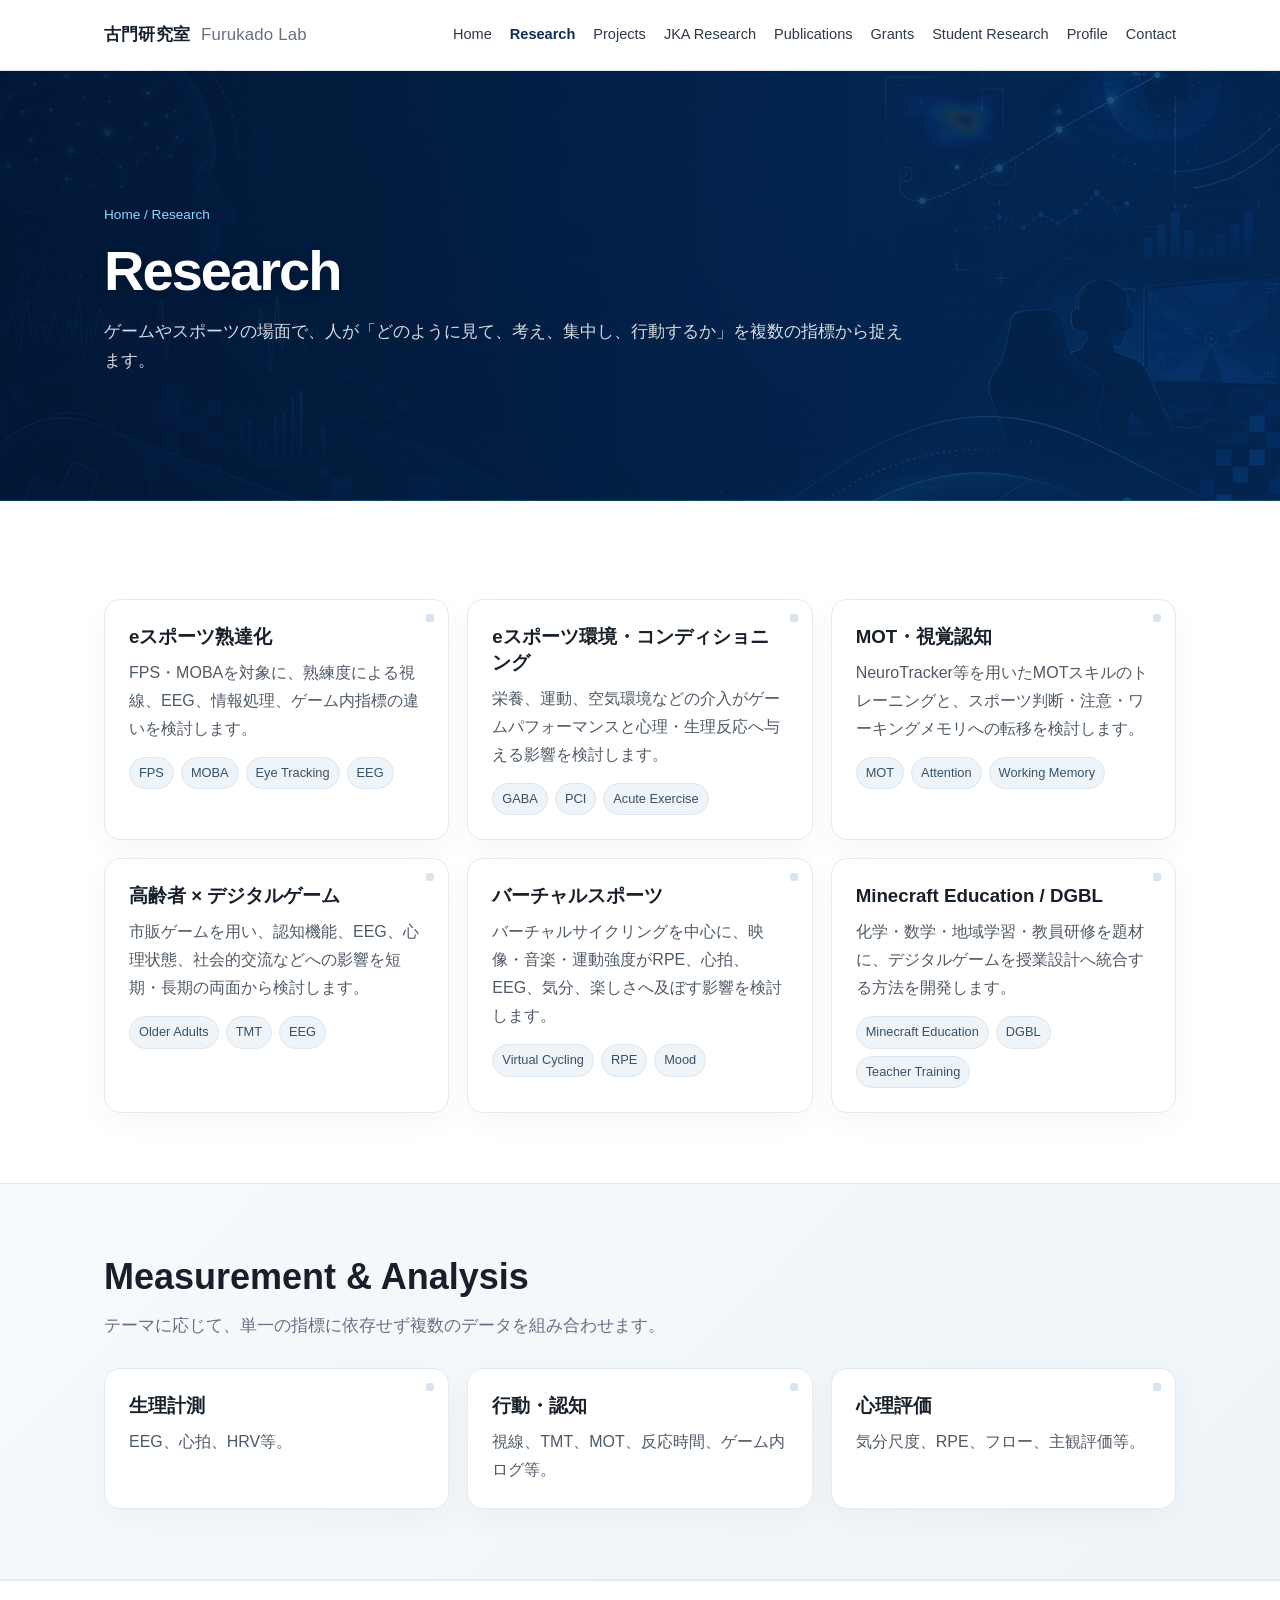
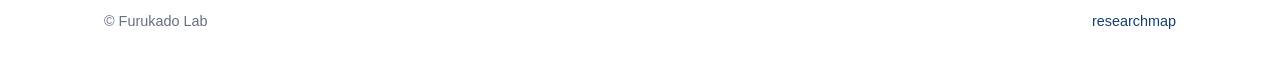
<file: research.html>
<!doctype html>
<html lang="ja">
<head>
<meta charset="utf-8">
<meta name="viewport" content="width=device-width,initial-scale=1">
<title>Research | 古門研究室</title>
<meta name="description" content="古門研究室の主要研究領域と研究ライン。">
<meta property="og:title" content="Research | 古門研究室">
<meta property="og:description" content="古門研究室の主要研究領域と研究ライン。">
<meta property="og:type" content="website">
<link rel="stylesheet" href="assets/css/site.css">
</head>
<body>
<header class="site-header">
  <div class="container navbar">
    <a class="brand" href="index.html">古門研究室 <span>Furukado Lab</span></a>
    <button class="menu-btn" aria-label="メニュー">☰</button>
    <nav class="nav-links"><a class="" href="index.html">Home</a><a class="active" href="research.html">Research</a><a class="" href="projects.html">Projects</a><a class="" href="jka.html">JKA Research</a><a class="" href="publications.html">Publications</a><a class="" href="grants.html">Grants</a><a class="" href="student-research.html">Student Research</a><a class="" href="profile.html">Profile</a><a class="" href="contact.html">Contact</a></nav>
  </div>
</header>

<main>
<section class="page-head"><div class="container"><div class="breadcrumb">Home / Research</div><h1>Research</h1><p class="lead">ゲームやスポーツの場面で、人が「どのように見て、考え、集中し、行動するか」を複数の指標から捉えます。</p></div></section>

<section><div class="container">
<div class="grid">
  <article class="card"><h3>eスポーツ熟達化</h3><p>FPS・MOBAを対象に、熟練度による視線、EEG、情報処理、ゲーム内指標の違いを検討します。</p><div class="tags"><span class="tag">FPS</span><span class="tag">MOBA</span><span class="tag">Eye Tracking</span><span class="tag">EEG</span></div></article>
  <article class="card"><h3>eスポーツ環境・コンディショニング</h3><p>栄養、運動、空気環境などの介入がゲームパフォーマンスと心理・生理反応へ与える影響を検討します。</p><div class="tags"><span class="tag">GABA</span><span class="tag">PCI</span><span class="tag">Acute Exercise</span></div></article>
  <article class="card"><h3>MOT・視覚認知</h3><p>NeuroTracker等を用いたMOTスキルのトレーニングと、スポーツ判断・注意・ワーキングメモリへの転移を検討します。</p><div class="tags"><span class="tag">MOT</span><span class="tag">Attention</span><span class="tag">Working Memory</span></div></article>
  <article class="card"><h3>高齢者 × デジタルゲーム</h3><p>市販ゲームを用い、認知機能、EEG、心理状態、社会的交流などへの影響を短期・長期の両面から検討します。</p><div class="tags"><span class="tag">Older Adults</span><span class="tag">TMT</span><span class="tag">EEG</span></div></article>
  <article class="card"><h3>バーチャルスポーツ</h3><p>バーチャルサイクリングを中心に、映像・音楽・運動強度がRPE、心拍、EEG、気分、楽しさへ及ぼす影響を検討します。</p><div class="tags"><span class="tag">Virtual Cycling</span><span class="tag">RPE</span><span class="tag">Mood</span></div></article>
  <article class="card"><h3>Minecraft Education / DGBL</h3><p>化学・数学・地域学習・教員研修を題材に、デジタルゲームを授業設計へ統合する方法を開発します。</p><div class="tags"><span class="tag">Minecraft Education</span><span class="tag">DGBL</span><span class="tag">Teacher Training</span></div></article>
</div>
</div></section>

<section class="section-soft"><div class="container">
<h2>Measurement & Analysis</h2>
<p class="lead">テーマに応じて、単一の指標に依存せず複数のデータを組み合わせます。</p>
<div class="grid">
  <div class="card"><h3>生理計測</h3><p>EEG、心拍、HRV等。</p></div>
  <div class="card"><h3>行動・認知</h3><p>視線、TMT、MOT、反応時間、ゲーム内ログ等。</p></div>
  <div class="card"><h3>心理評価</h3><p>気分尺度、RPE、フロー、主観評価等。</p></div>
</div>
</div></section>
</main>
<footer class="site-footer"><div class="container footer-row">
  <div>© Furukado Lab</div>
  <div><a href="https://researchmap.jp/80882191" target="_blank" rel="noopener">researchmap</a></div>
</div></footer>
<script src="assets/js/site.js"></script>
</body></html>
</file>
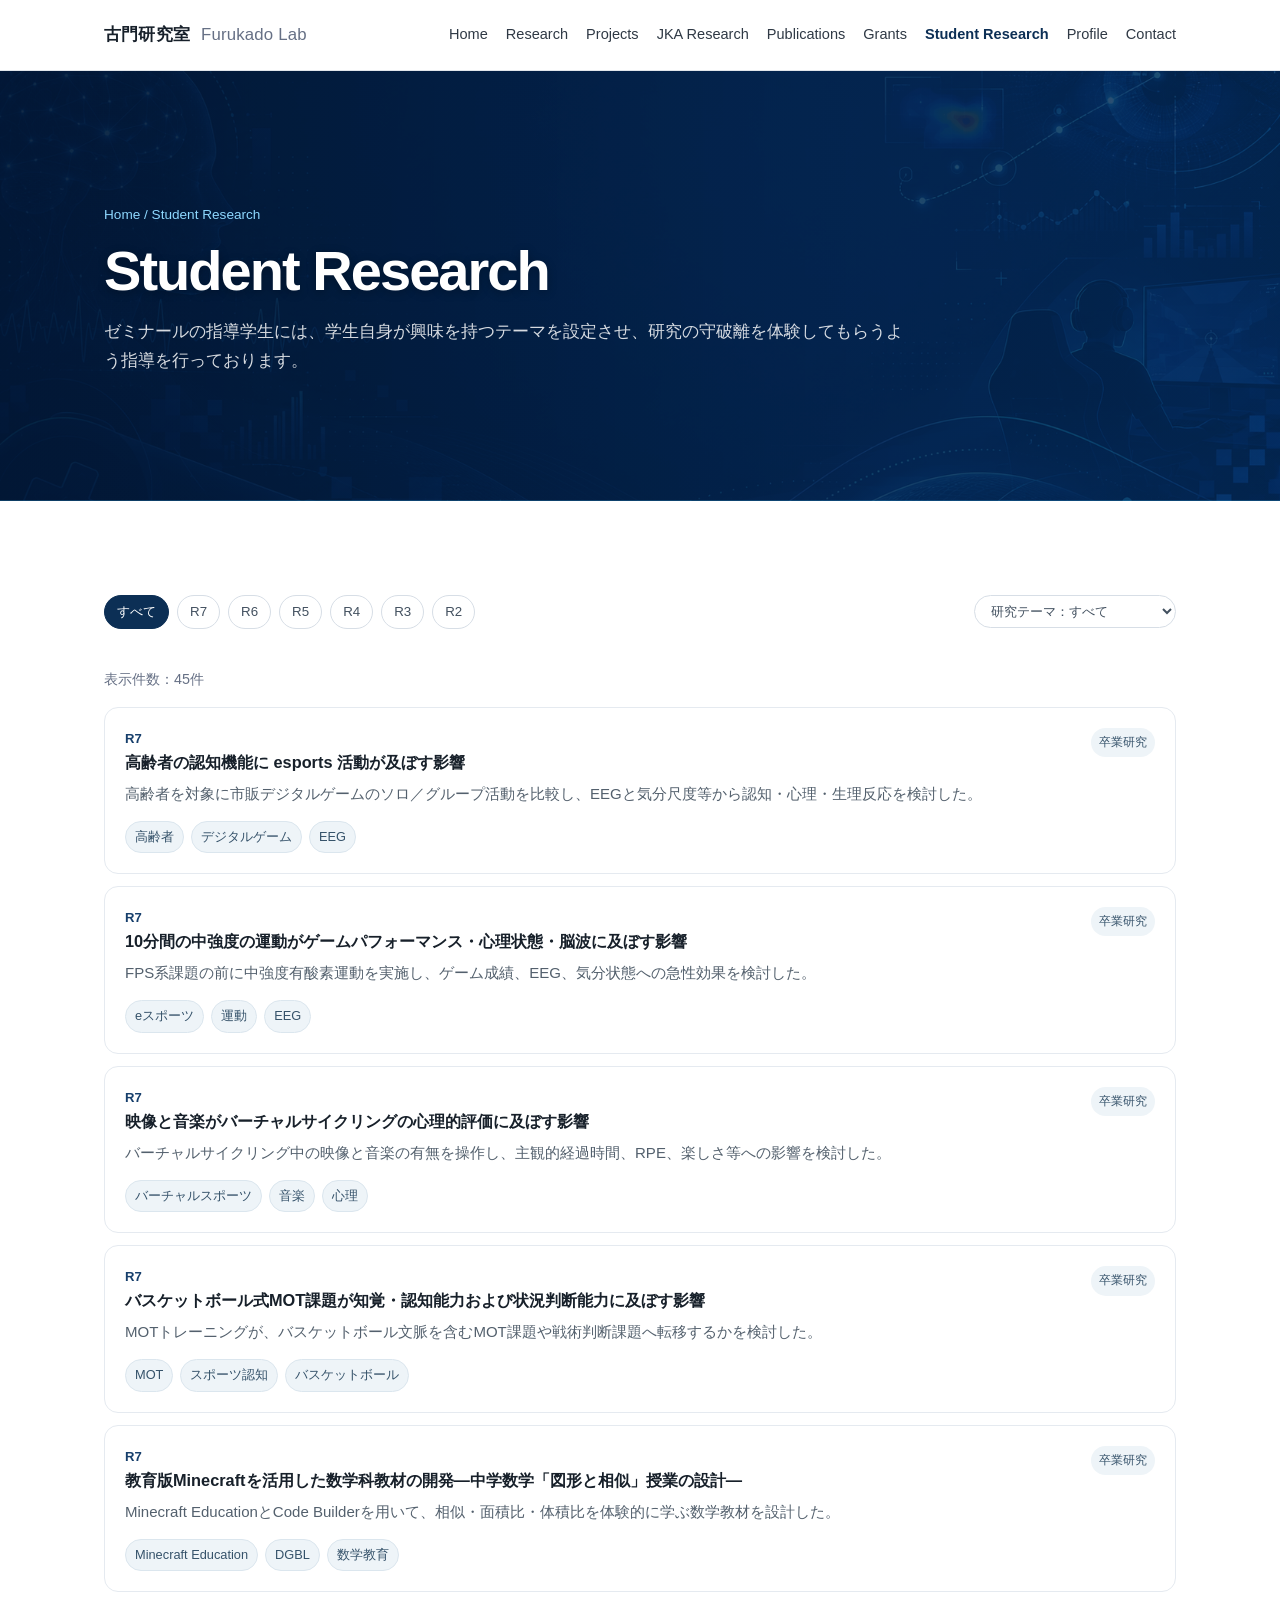
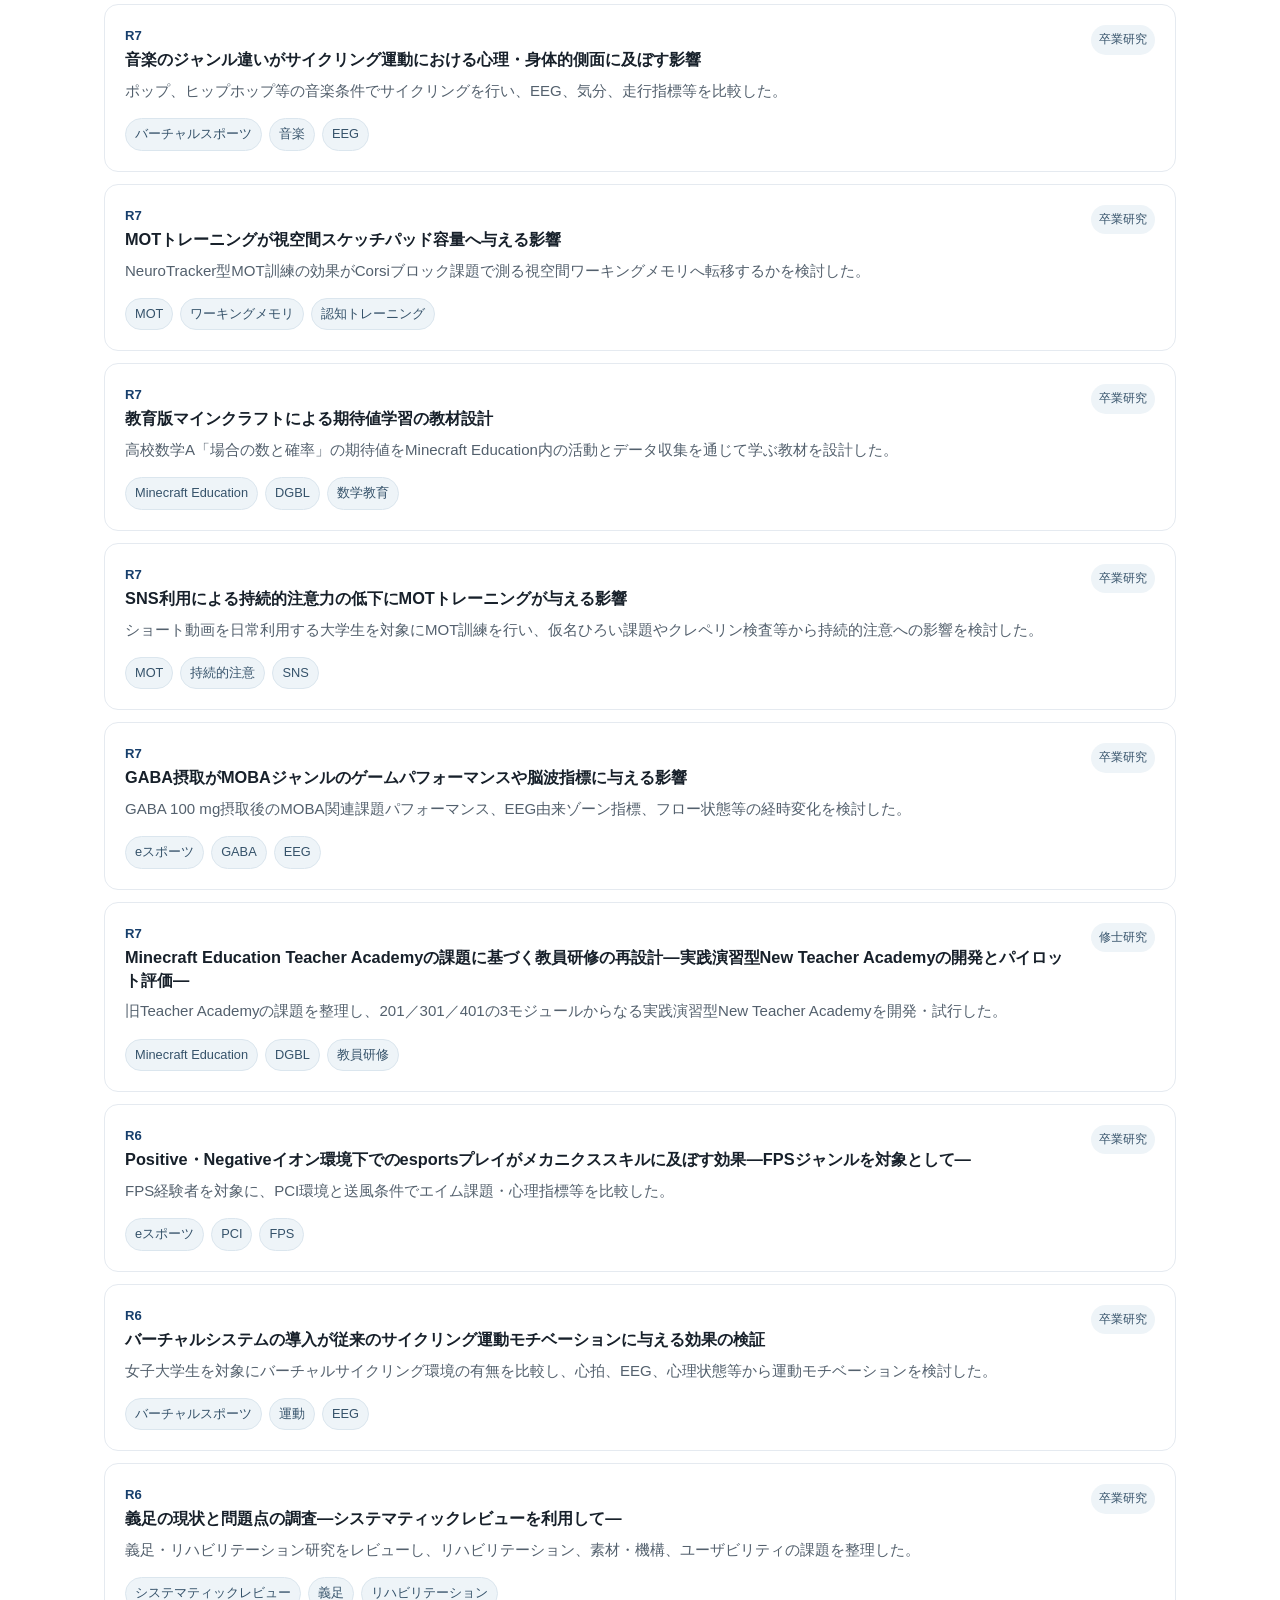
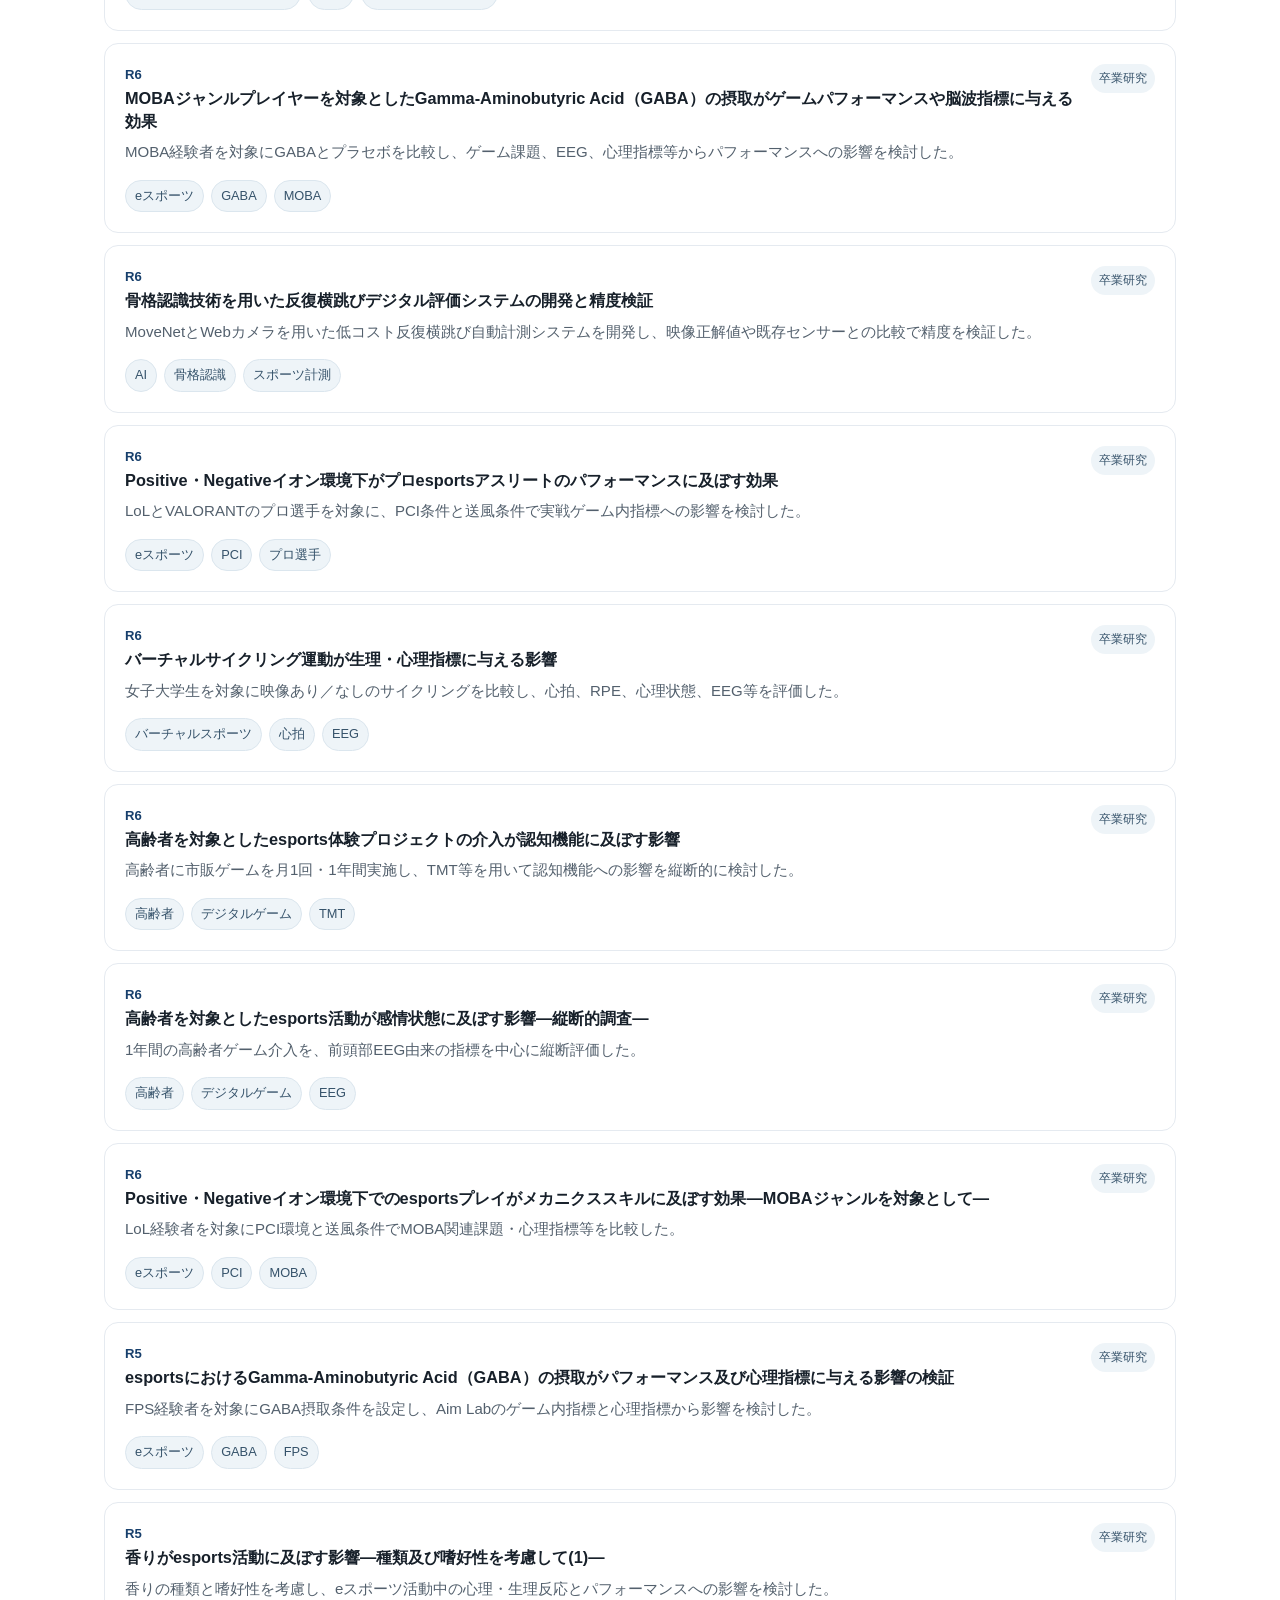
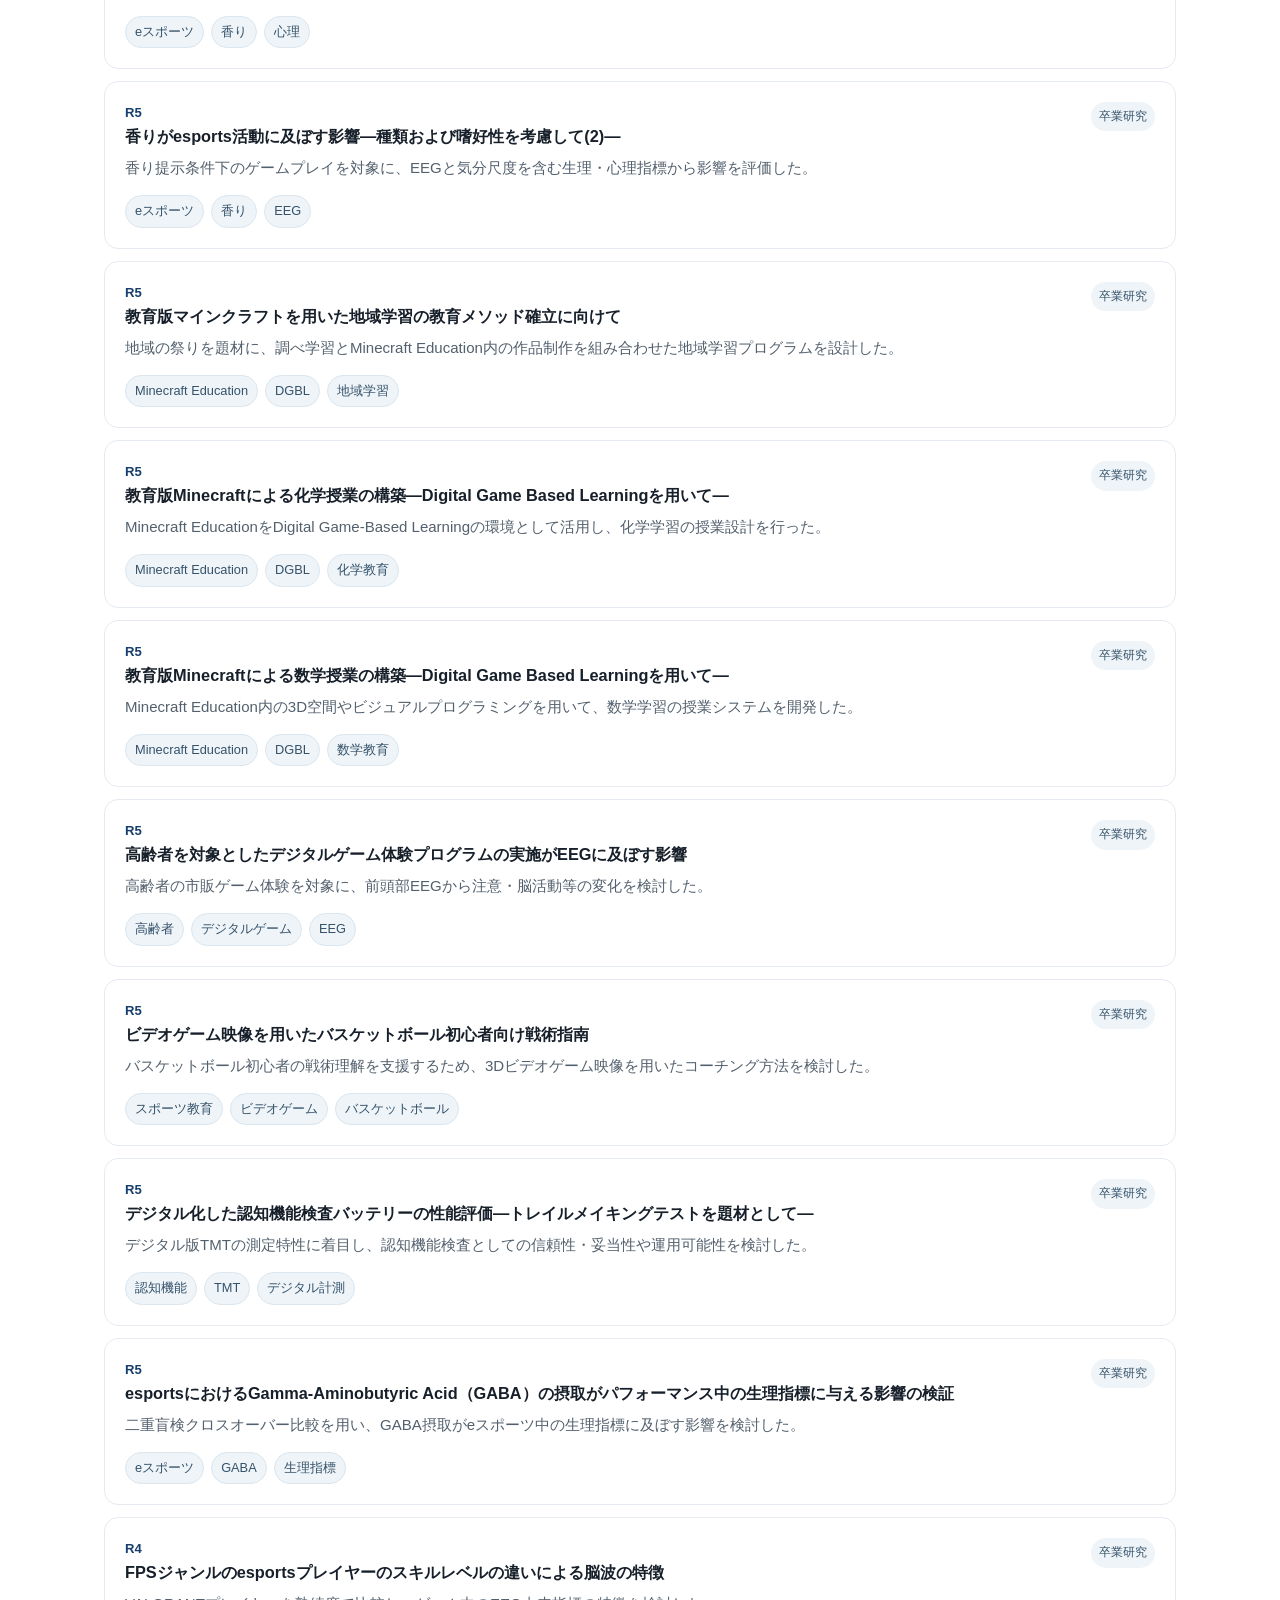
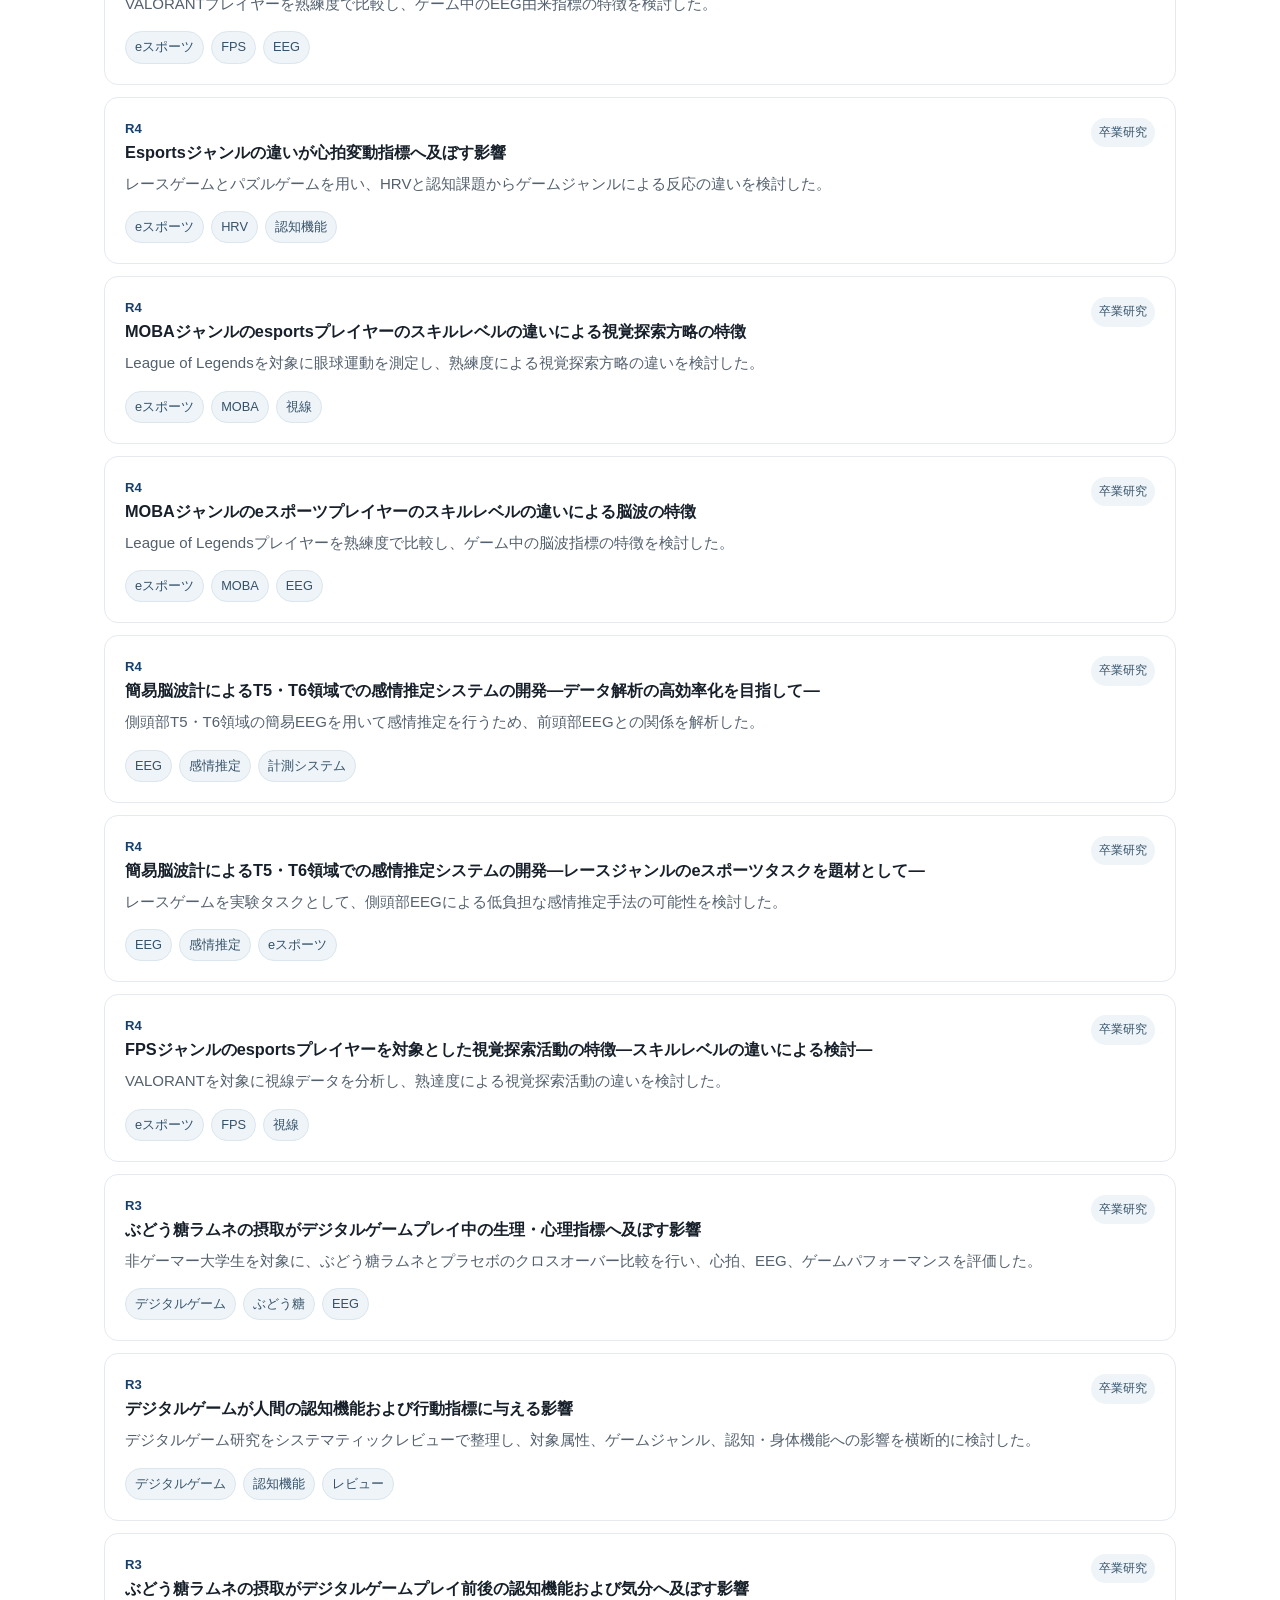
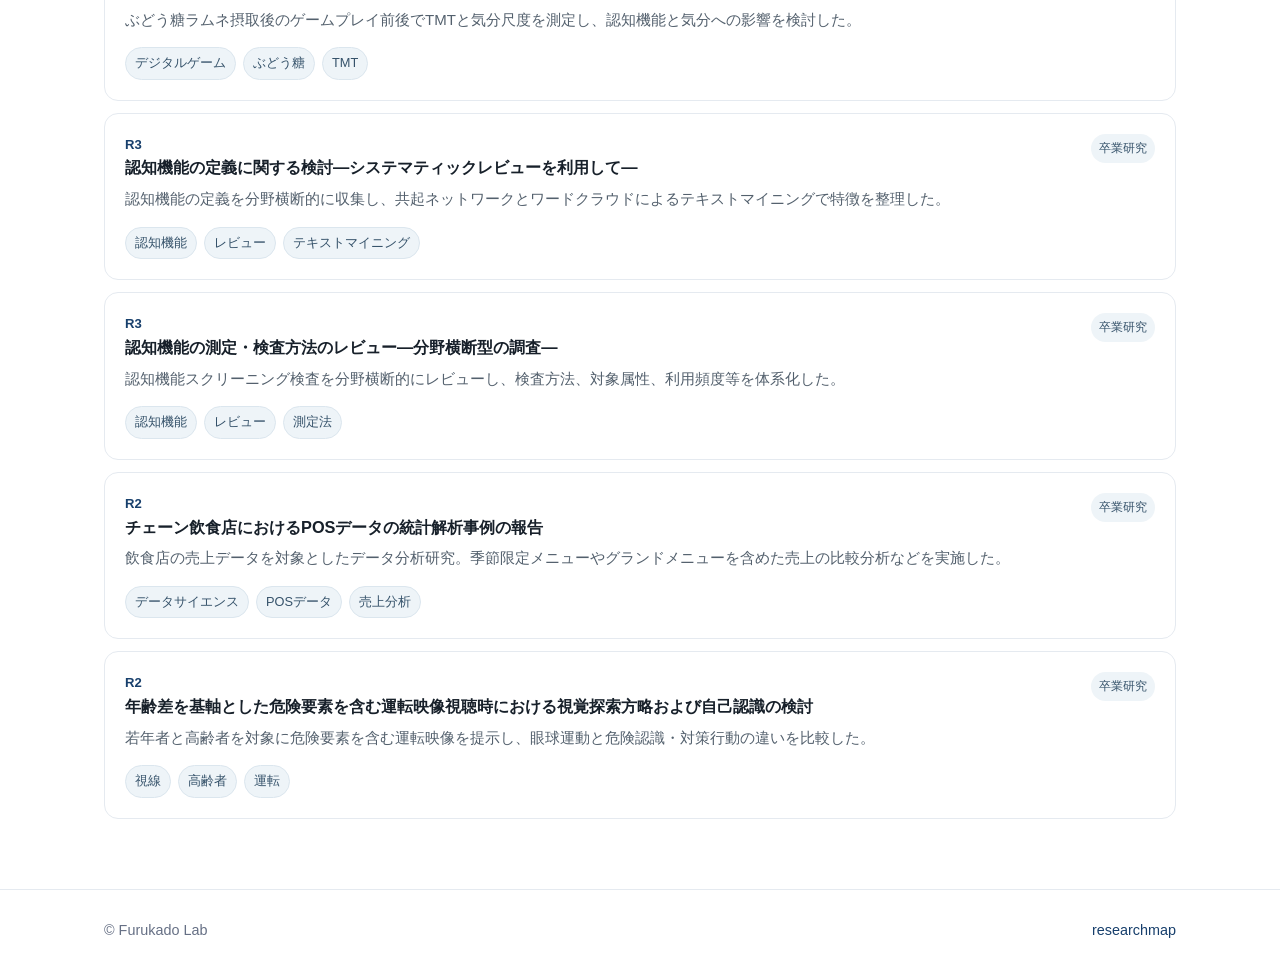
<file: student-research.html>
<!doctype html>
<html lang="ja">
<head>
<meta charset="utf-8">
<meta name="viewport" content="width=device-width,initial-scale=1">
<title>Student Research | 古門研究室</title>
<meta name="description" content="R2〜R7年度の卒業研究・修士研究を研究ラインとして整理した古門研究室アーカイブ。">
<meta property="og:title" content="Student Research | 古門研究室">
<meta property="og:description" content="R2〜R7年度の卒業研究・修士研究を研究ラインとして整理した古門研究室アーカイブ。">
<meta property="og:type" content="website">
<link rel="stylesheet" href="assets/css/site.css">
</head>
<body>
<header class="site-header">
  <div class="container navbar">
    <a class="brand" href="index.html">古門研究室 <span>Furukado Lab</span></a>
    <button class="menu-btn" aria-label="メニュー">☰</button>
    <nav class="nav-links"><a class="" href="index.html">Home</a><a class="" href="research.html">Research</a><a class="" href="projects.html">Projects</a><a class="" href="jka.html">JKA Research</a><a class="" href="publications.html">Publications</a><a class="" href="grants.html">Grants</a><a class="active" href="student-research.html">Student Research</a><a class="" href="profile.html">Profile</a><a class="" href="contact.html">Contact</a></nav>
  </div>
</header>

<main>
<section class="page-head"><div class="container"><div class="breadcrumb">Home / Student Research</div><h1>Student Research</h1><p class="lead">ゼミナールの指導学生には、学生自身が興味を持つテーマを設定させ、研究の守破離を体験してもらうよう指導を行っております。</p></div></section>
<section><div class="container">
<div style="display:flex;justify-content:space-between;align-items:center;gap:14px;flex-wrap:wrap">
  <div id="year-filters" class="filterbar"></div>
  <div><select id="topic-filter" class="filter-btn" aria-label="研究テーマで絞り込み"></select></div>
</div>
<p class="muted small">表示件数：<span id="research-count"></span></p>
<div id="research-list" class="research-list"></div>
</div></section>
</main>
<script src="assets/js/student-research.js"></script>
<footer class="site-footer"><div class="container footer-row">
  <div>© Furukado Lab</div>
  <div><a href="https://researchmap.jp/80882191" target="_blank" rel="noopener">researchmap</a></div>
</div></footer>
<script src="assets/js/site.js"></script>
</body></html>
</file>
<file: assets/css/site.css>
:root{
  --navy:#0c2f55;
  --navy2:#173f6c;
  --ink:#17202a;
  --muted:#667085;
  --line:#e5eaf0;
  --soft:#f5f8fb;
  --white:#fff;
  --accent:#2d6ca3;
  --cyan:#38bdf8;
  --warm:#f4efe6;
  --max:1120px;
  --radius:16px;
}

/* =========================
   BASE
========================= */

*{
  box-sizing:border-box;
}

html{
  scroll-behavior:smooth;
}

body{
  margin:0;
  font-family:
    -apple-system,
    BlinkMacSystemFont,
    "Segoe UI",
    "Hiragino Kaku Gothic ProN",
    "Yu Gothic",
    Meiryo,
    sans-serif;
  color:var(--ink);
  background:var(--white);
  line-height:1.75;
}

a{
  color:var(--navy2);
  text-decoration:none;
}

a:hover{
  text-decoration:underline;
}

img{
  max-width:100%;
  height:auto;
}

.container{
  max-width:var(--max);
  margin:auto;
  padding:0 24px;
}


/* =========================
   HEADER
========================= */

.site-header{
  position:sticky;
  top:0;
  z-index:30;
  background:rgba(255,255,255,.94);
  border-bottom:1px solid rgba(12,47,85,.12);
  backdrop-filter:blur(12px);
  -webkit-backdrop-filter:blur(12px);
}

.navbar{
  height:70px;
  display:flex;
  align-items:center;
  justify-content:space-between;
  gap:24px;
}

.brand{
  font-weight:800;
  letter-spacing:.01em;
  color:var(--ink);
  font-size:1.05rem;
}

.brand span{
  font-weight:500;
  color:var(--muted);
  margin-left:.4rem;
}

.nav-links{
  display:flex;
  gap:18px;
  align-items:center;
  font-size:.91rem;
}

.nav-links a{
  color:#2f3945;
  transition:color .2s ease;
}

.nav-links a:hover{
  color:var(--accent);
  text-decoration:none;
}

.nav-links a.active{
  color:var(--navy);
  font-weight:800;
}

.menu-btn{
  display:none;
  border:1px solid var(--line);
  background:#fff;
  border-radius:9px;
  padding:7px 10px;
  font-size:1rem;
}


/* =========================
   HERO
   ゲーム・研究背景
========================= */

.hero{
  position:relative;
  overflow:hidden;

  background:
    linear-gradient(
      90deg,
      rgba(1,20,48,.86) 0%,
      rgba(2,31,70,.76) 42%,
      rgba(2,33,75,.54) 70%,
      rgba(1,19,48,.68) 100%
    ),
    url("../images/game-bg.png");

  background-size:cover;
  background-position:center center;
  background-repeat:no-repeat;

  border-bottom:1px solid rgba(56,189,248,.25);
}

/* うっすら光る研究UI感 */
.hero::after{
  content:"";
  position:absolute;
  inset:0;
  pointer-events:none;
  background:
    radial-gradient(
      circle at 52% 45%,
      rgba(56,189,248,.08),
      transparent 34%
    );
}

.hero .container{
  position:relative;
  z-index:2;
  padding-top:105px;
  padding-bottom:100px;
}

.hero .eyebrow{
  color:#7dd3fc;
}

.hero h1{
  color:#fff;
  text-shadow:
    0 2px 12px rgba(0,0,0,.28),
    0 0 30px rgba(56,189,248,.08);
}

.hero-copy{
  font-size:1.12rem;
  color:rgba(255,255,255,.88);
  max-width:760px;
  text-shadow:0 1px 5px rgba(0,0,0,.35);
}

.hero .btn{
  border-color:rgba(255,255,255,.7);
  background:rgba(255,255,255,.92);
  color:var(--navy);
}

.hero .btn.primary{
  background:#fff;
  color:var(--navy);
  border-color:#fff;
}

.hero .btn:hover{
  text-decoration:none;
  transform:translateY(-1px);
}


/* =========================
   TYPOGRAPHY
========================= */

.eyebrow{
  display:inline-block;
  color:var(--navy2);
  font-size:.83rem;
  font-weight:800;
  letter-spacing:.16em;
  text-transform:uppercase;
}

h1{
  font-size:clamp(2.4rem,6vw,4.8rem);
  line-height:1.06;
  margin:.25em 0 .3em;
  letter-spacing:-.035em;
}

h2{
  font-size:clamp(1.65rem,3vw,2.25rem);
  line-height:1.25;
  margin:0 0 12px;
}

h3{
  line-height:1.4;
  margin:0 0 8px;
}

.lead{
  font-size:1.05rem;
  color:var(--muted);
  max-width:800px;
  margin:0;
}


/* =========================
   BUTTONS
========================= */

.hero-actions,
.actions{
  display:flex;
  gap:10px;
  flex-wrap:wrap;
  margin-top:28px;
}

.btn{
  display:inline-flex;
  align-items:center;
  justify-content:center;
  gap:8px;

  border:1px solid var(--navy);
  border-radius:10px;

  padding:10px 16px;

  font-weight:750;
  color:var(--navy);
  background:#fff;

  transition:
    transform .2s ease,
    box-shadow .2s ease,
    background .2s ease;
}

.btn:hover{
  text-decoration:none;
  transform:translateY(-1px);
  box-shadow:0 7px 20px rgba(12,47,85,.12);
}

.btn.primary{
  background:var(--navy);
  color:#fff;
}

.btn.small{
  padding:7px 12px;
  font-size:.9rem;
}


/* =========================
   SECTIONS
========================= */

section{
  padding:70px 0;
}

.section-soft{
  background:
    linear-gradient(
      135deg,
      #f7fafc 0%,
      #eef4f8 100%
    );
  border-top:1px solid var(--line);
  border-bottom:1px solid var(--line);
}


/* =========================
   GRID
========================= */

.grid{
  display:grid;
  grid-template-columns:repeat(3,minmax(0,1fr));
  gap:18px;
  margin-top:28px;
}

.grid.two{
  grid-template-columns:repeat(2,minmax(0,1fr));
}


/* =========================
   CARDS
========================= */

.card{
  position:relative;
  overflow:hidden;

  background:#fff;
  border:1px solid var(--line);
  border-radius:var(--radius);

  padding:24px;

  box-shadow:
    0 10px 30px rgba(19,42,67,.035);

  transition:
    transform .22s ease,
    box-shadow .22s ease,
    border-color .22s ease;
}

.card:hover{
  transform:translateY(-3px);
  border-color:rgba(45,108,163,.26);

  box-shadow:
    0 16px 36px rgba(19,42,67,.08);
}

/* ゲームUIのような小さな装飾 */
.card::after{
  content:"";
  position:absolute;
  right:14px;
  top:14px;

  width:8px;
  height:8px;

  border-radius:2px;
  background:rgba(45,108,163,.18);
}

.card p{
  color:#4f5a67;
  margin:.55em 0 0;
}

.card .meta{
  font-size:.89rem;
  color:var(--muted);
}

.card.feature{
  border-top:4px solid var(--navy);
}


/* =========================
   TAGS
========================= */

.tags{
  display:flex;
  flex-wrap:wrap;
  gap:7px;
  margin-top:14px;
}

.tag{
  display:inline-block;
  padding:4px 9px;

  border-radius:999px;

  font-size:.8rem;

  background:#eef4f8;
  border:1px solid #dbe6ee;

  color:#35526a;
}


/* =========================
   KPI
========================= */

.kpi-row{
  display:grid;
  grid-template-columns:repeat(4,1fr);
  gap:12px;
  margin-top:26px;
}

.kpi{
  padding:18px;

  border:1px solid var(--line);
  border-radius:12px;

  background:#fff;

  transition:
    transform .2s ease,
    box-shadow .2s ease;
}

.kpi:hover{
  transform:translateY(-2px);
  box-shadow:0 10px 24px rgba(19,42,67,.07);
}

.kpi strong{
  display:block;
  font-size:1.55rem;
  color:var(--navy);
  line-height:1.2;
}

.kpi span{
  font-size:.86rem;
  color:var(--muted);
}


/* =========================
   SUB PAGE HEADER
   各ページにも背景を薄く使用
========================= */

.page-head{
  position:relative;
  overflow:hidden;

  background:
    linear-gradient(
      90deg,
      rgba(2,26,59,.92),
      rgba(3,42,87,.80)
    ),
    url("../images/game-bg.png");

  background-size:cover;
  background-position:center 38%;

  border-bottom:1px solid rgba(56,189,248,.22);
}

.page-head::after{
  content:"";
  position:absolute;
  inset:0;

  background:
    linear-gradient(
      90deg,
      rgba(0,0,0,.08),
      transparent 60%
    );

  pointer-events:none;
}

.page-head .container{
  position:relative;
  z-index:2;

  padding-top:62px;
  padding-bottom:54px;
}

.page-head h1{
  font-size:clamp(2rem,5vw,3.5rem);
  color:#fff;
  text-shadow:0 2px 10px rgba(0,0,0,.28);
}

.page-head .lead{
  color:rgba(255,255,255,.84);
}

.page-head .breadcrumb{
  color:#8ed8ff;
}

.breadcrumb{
  font-size:.85rem;
  color:var(--muted);
  margin-bottom:10px;
}


/* =========================
   NOTE
========================= */

.note{
  border-left:4px solid var(--navy2);

  padding:14px 18px;

  background:#f8fafc;

  border-radius:0 10px 10px 0;

  margin:22px 0;

  color:#44515f;
}


/* =========================
   TIMELINE
========================= */

.timeline{
  position:relative;
  margin-top:28px;
  padding-left:24px;
}

.timeline::before{
  content:"";

  position:absolute;

  left:6px;
  top:5px;
  bottom:5px;

  width:2px;

  background:#dbe4ec;
}

.timeline-item{
  position:relative;

  padding:
    0
    0
    26px
    18px;
}

.timeline-item::before{
  content:"";

  position:absolute;

  left:-23px;
  top:8px;

  width:11px;
  height:11px;

  border-radius:50%;

  background:var(--navy2);

  box-shadow:
    0
    0
    0
    4px
    rgba(45,108,163,.10);
}

.timeline-item b{
  display:block;
}


/* =========================
   JKA
========================= */

.jka-hero{
  display:grid;

  grid-template-columns:
    1.02fr
    .98fr;

  gap:36px;

  align-items:start;

  margin-top:28px;
}

.jka-figure{
  background:#fff;

  border:1px solid var(--line);

  border-radius:18px;

  padding:12px;

  box-shadow:
    0 14px 35px rgba(19,42,67,.08);
}

.jka-figure img{
  display:block;

  border-radius:10px;
}


/* =========================
   TABLE
========================= */

.table-wrap{
  overflow-x:auto;
  margin-top:22px;
}

table{
  width:100%;

  border-collapse:collapse;

  background:#fff;
}

th,
td{
  padding:13px 14px;

  border-bottom:1px solid var(--line);

  text-align:left;

  vertical-align:top;
}

th{
  font-size:.84rem;

  color:var(--muted);

  background:#f8fafc;
}


/* =========================
   FILTERS
========================= */

.filterbar{
  display:flex;
  flex-wrap:wrap;
  gap:8px;

  margin:24px 0;
}

.filter-btn{
  border:1px solid #d7dee6;

  background:#fff;

  border-radius:999px;

  padding:7px 12px;

  cursor:pointer;

  color:#42505f;

  transition:
    background .2s ease,
    color .2s ease;
}

.filter-btn:hover{
  background:#eef4f8;
}

.filter-btn.active{
  background:var(--navy);

  border-color:var(--navy);

  color:#fff;
}


/* =========================
   STUDENT RESEARCH
========================= */

.research-list{
  display:grid;

  gap:12px;
}

.research-entry{
  padding:20px;

  border:1px solid var(--line);

  border-radius:14px;

  background:#fff;

  transition:
    transform .2s ease,
    box-shadow .2s ease,
    border-color .2s ease;
}

.research-entry:hover{
  transform:translateY(-2px);

  border-color:rgba(45,108,163,.24);

  box-shadow:
    0 10px 28px rgba(19,42,67,.06);
}

.research-entry h3{
  font-size:1.02rem;

  margin-bottom:7px;
}

.research-entry p{
  margin:0;

  color:#53606d;

  font-size:.94rem;
}

.research-entry .entry-top{
  display:flex;

  justify-content:space-between;

  gap:12px;

  align-items:flex-start;
}

.badge{
  font-size:.76rem;

  background:#eef4f8;

  color:#35526a;

  border-radius:999px;

  padding:4px 8px;

  white-space:nowrap;
}


/* =========================
   PUBLICATIONS
========================= */

.pub-list{
  margin-top:24px;
}

.pub-item{
  padding:18px 0;

  border-bottom:1px solid var(--line);
}

.pub-year{
  font-size:.82rem;

  font-weight:800;

  color:var(--navy2);
}

.pub-title{
  font-weight:750;

  margin:2px 0;
}

.pub-venue,
.pub-note{
  font-size:.91rem;

  color:var(--muted);
}


/* =========================
   STATUS
========================= */

.status{
  font-size:.85rem;

  color:var(--muted);

  margin-top:12px;
}


/* =========================
   EMPTY
========================= */

.empty{
  padding:22px;

  border:1px dashed #cfd8e2;

  border-radius:12px;

  color:var(--muted);

  background:#fafcfd;
}


/* =========================
   FOOTER
========================= */

.site-footer{
  border-top:1px solid var(--line);

  padding:28px 0;

  color:var(--muted);

  font-size:.9rem;

  background:#fff;
}

.footer-row{
  display:flex;

  justify-content:space-between;

  gap:18px;

  flex-wrap:wrap;
}


/* =========================
   UTILITIES
========================= */

.muted{
  color:var(--muted);
}

.small{
  font-size:.9rem;
}


/* =========================
   RESPONSIVE
========================= */

@media(max-width:900px){

  .grid,
  .grid.two,
  .jka-hero{
    grid-template-columns:1fr;
  }

  .kpi-row{
    grid-template-columns:repeat(2,1fr);
  }

  .nav-links{
    display:none;

    position:absolute;

    top:69px;
    left:0;
    right:0;

    background:rgba(255,255,255,.98);

    border-bottom:1px solid var(--line);

    padding:14px 24px;

    flex-direction:column;

    align-items:flex-start;

    box-shadow:
      0
      12px
      30px
      rgba(19,42,67,.08);
  }

  .nav-links.open{
    display:flex;
  }

  .menu-btn{
    display:block;
  }

  .hero{
    background-position:58% center;
  }

  .page-head{
    background-position:58% center;
  }
}


@media(max-width:560px){

  .container{
    padding:0 18px;
  }

  .hero .container{
    padding-top:70px;
    padding-bottom:64px;
  }

  section{
    padding:52px 0;
  }

  .kpi-row{
    grid-template-columns:1fr;
  }

  .research-entry .entry-top{
    flex-direction:column;
  }

  .hero{
    background-position:62% center;
  }

  .page-head{
    background-position:62% center;
  }
}
</file>
